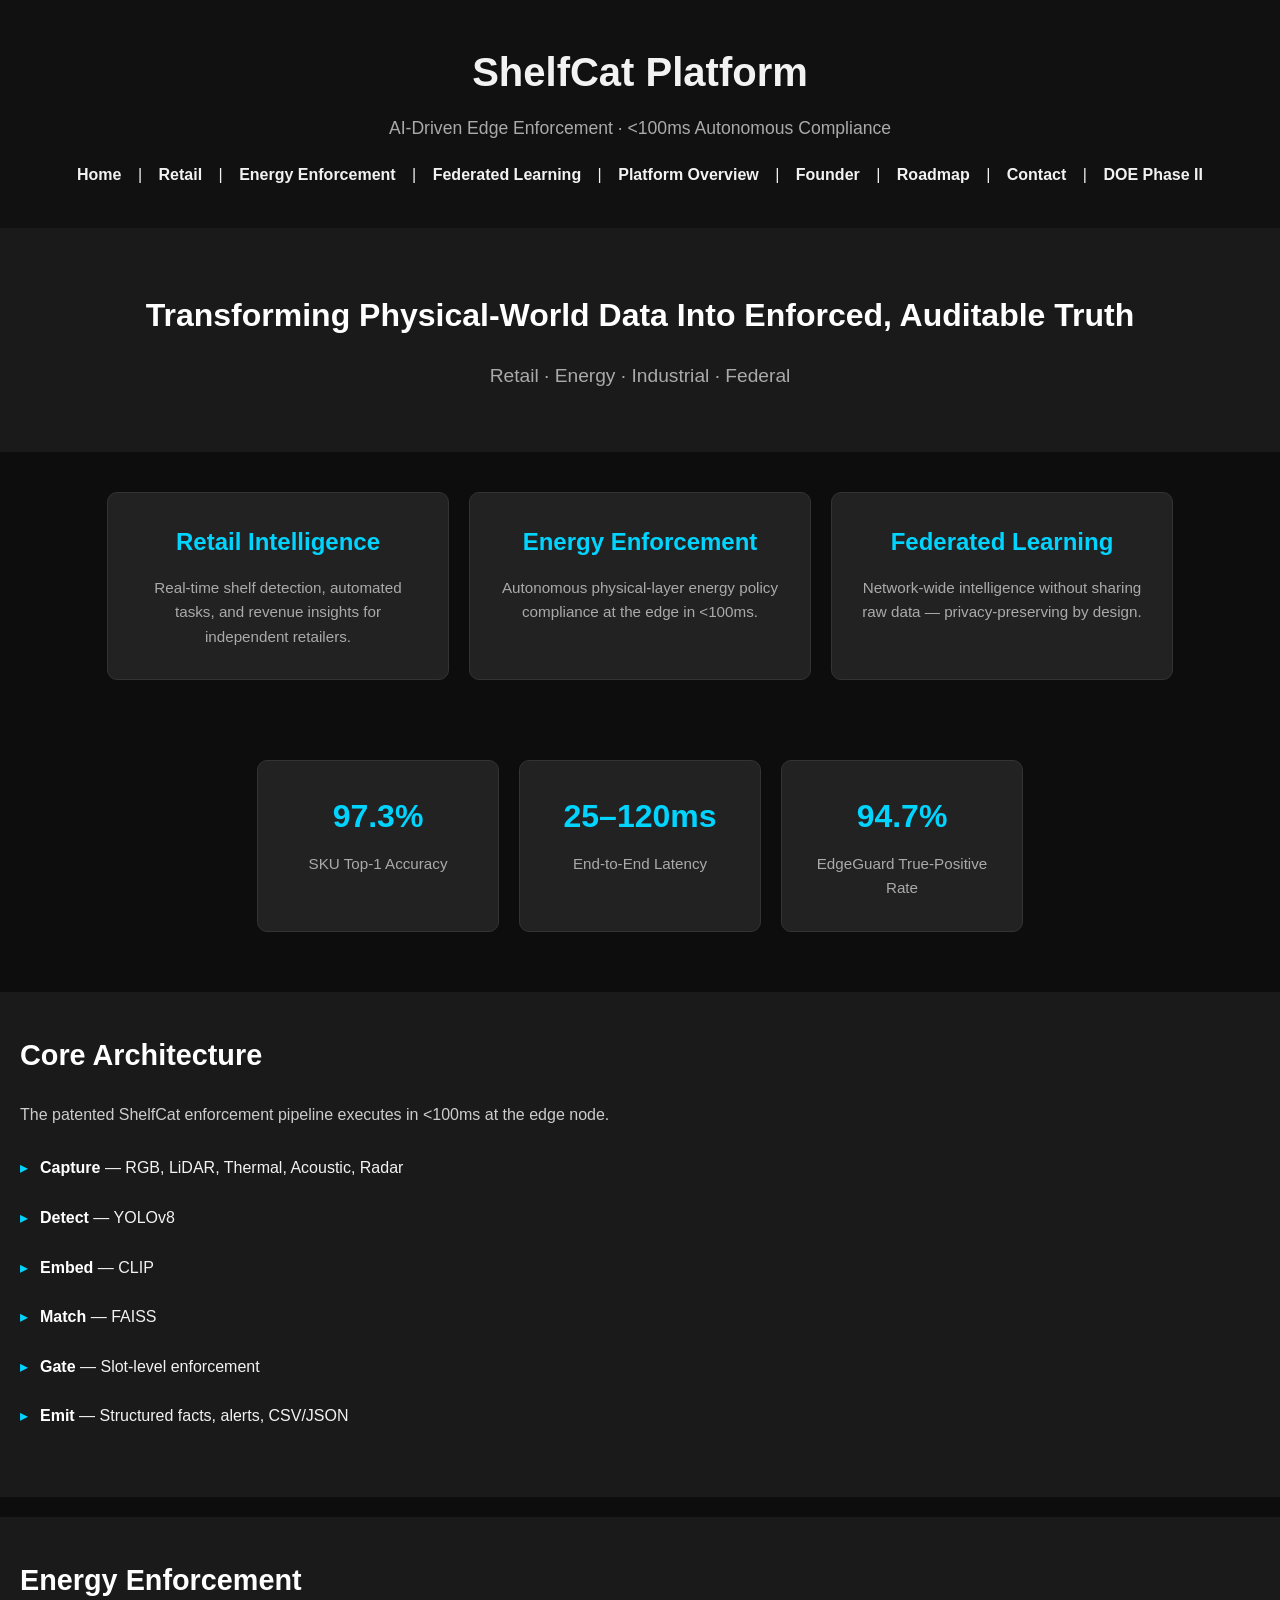
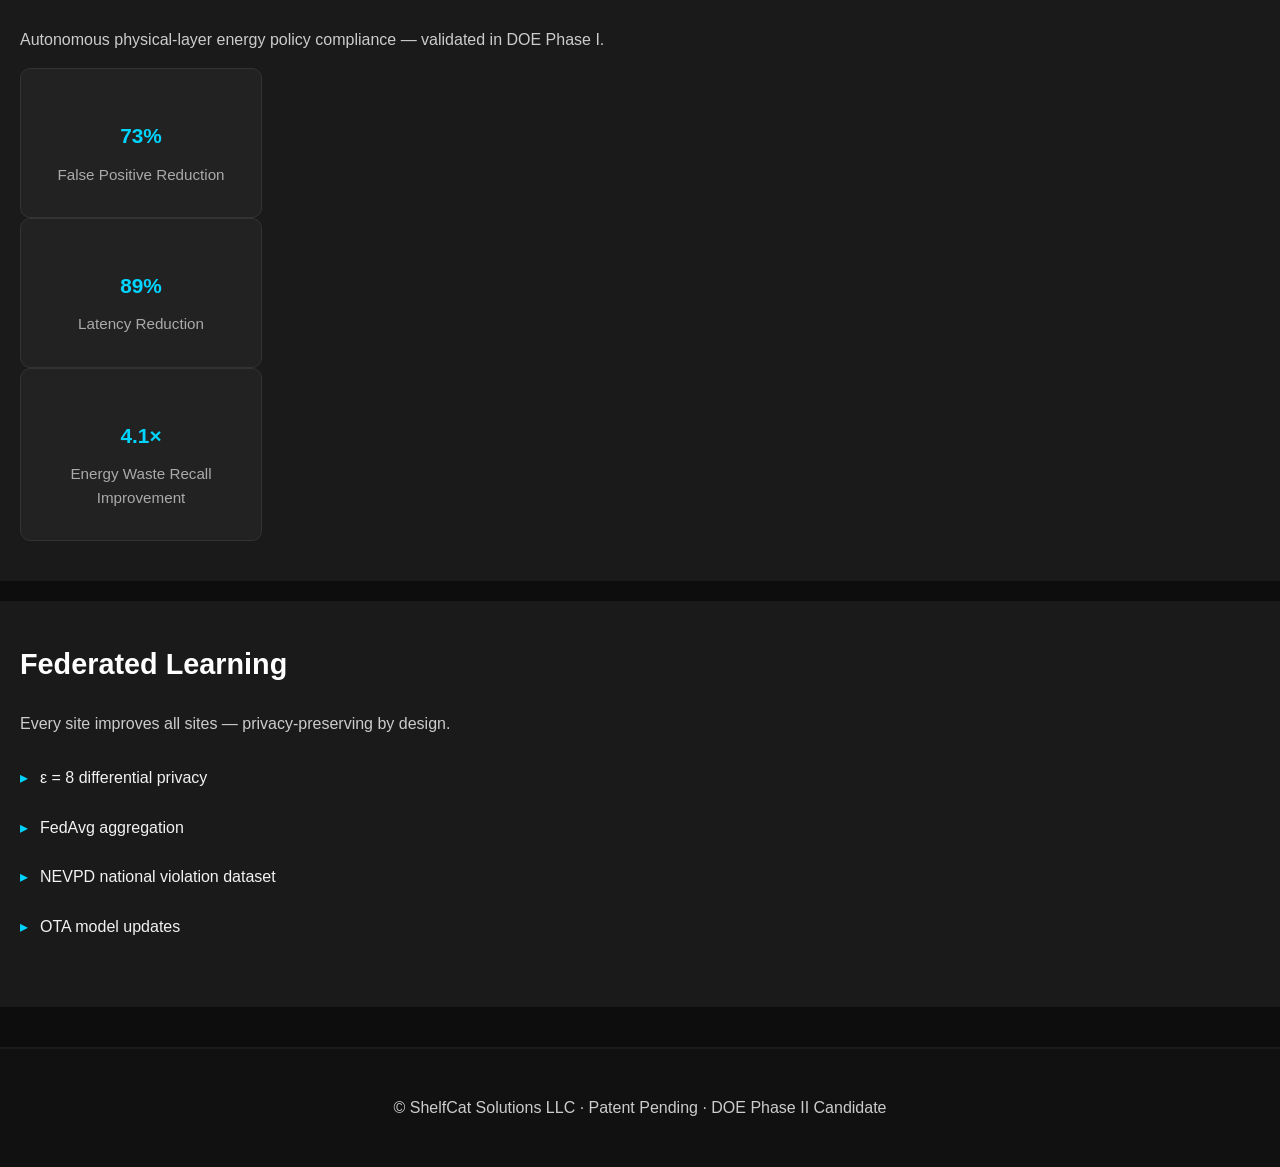
<file: index.html>
<!DOCTYPE html>
<html lang="en">
<head>
    <meta charset="UTF-8">
    <meta name="viewport" content="width=device-width, initial-scale=1.0">
    <title>ShelfCat — AI-Driven Edge Enforcement</title>
    <link rel="stylesheet" href="style.css">
</head>

<body>

<header>
    <h1>ShelfCat Platform</h1>
    <p>AI-Driven Edge Enforcement · <100ms Autonomous Compliance</p>
    
    <nav>
        <a href="index.html">Home</a> |
        <a href="retail.html">Retail</a> |
        <a href="energy.html">Energy Enforcement</a> |
        <a href="federated.html">Federated Learning</a> |
        <a href="platform.html">Platform Overview</a> |
        <a href="founder.html">Founder</a> |
        <a href="roadmap.html">Roadmap</a> |
        <a href="contact.html">Contact</a> |
        <a href="doe-phase2.html">DOE Phase II</a>
    </nav>
</header>

<section class="hero">
    <h2>Transforming Physical-World Data Into Enforced, Auditable Truth</h2>
    <p>Retail · Energy · Industrial · Federal</p>
</section>

<section class="module-grid">
    <a href="retail.html" class="module-card">
        <h3>Retail Intelligence</h3>
        <p>Real-time shelf detection, automated tasks, and revenue insights for independent retailers.</p>
    </a>
    
    <a href="energy.html" class="module-card">
        <h3>Energy Enforcement</h3>
        <p>Autonomous physical-layer energy policy compliance at the edge in <100ms.</p>
    </a>
    
    <a href="federated.html" class="module-card">
        <h3>Federated Learning</h3>
        <p>Network-wide intelligence without sharing raw data — privacy-preserving by design.</p>
    </a>
</section>

<section class="metrics">
    <div class="metric-box">
        <h3>97.3%</h3>
        <p>SKU Top‑1 Accuracy</p>
    </div>
    <div class="metric-box">
        <h3>25–120ms</h3>
        <p>End-to-End Latency</p>
    </div>
    <div class="metric-box">
        <h3>94.7%</h3>
        <p>EdgeGuard True-Positive Rate</p>
    </div>
</section>

<section class="architecture">
    <h2>Core Architecture</h2>
    <p>The patented ShelfCat enforcement pipeline executes in <100ms at the edge node.</p>

    <ul>
        <li><strong>Capture</strong> — RGB, LiDAR, Thermal, Acoustic, Radar</li>
        <li><strong>Detect</strong> — YOLOv8</li>
        <li><strong>Embed</strong> — CLIP</li>
        <li><strong>Match</strong> — FAISS</li>
        <li><strong>Gate</strong> — Slot-level enforcement</li>
        <li><strong>Emit</strong> — Structured facts, alerts, CSV/JSON</li>
    </ul>
</section>

<section class="energy">
    <h2>Energy Enforcement</h2>
    <p>Autonomous physical-layer energy policy compliance — validated in DOE Phase I.</p>

    <div class="metric-box">
        <h3>73%</h3>
        <p>False Positive Reduction</p>
    </div>
    <div class="metric-box">
        <h3>89%</h3>
        <p>Latency Reduction</p>
    </div>
    <div class="metric-box">
        <h3>4.1×</h3>
        <p>Energy Waste Recall Improvement</p>
    </div>
</section>

<section class="federated">
    <h2>Federated Learning</h2>
    <p>Every site improves all sites — privacy-preserving by design.</p>
    <ul>
        <li>ε = 8 differential privacy</li>
        <li>FedAvg aggregation</li>
        <li>NEVPD national violation dataset</li>
        <li>OTA model updates</li>
    </ul>
</section>

<section class="footer">
    <p>© ShelfCat Solutions LLC · Patent Pending · DOE Phase II Candidate</p>
</section>

<script src="script.js"></script>
</body>
</html>
</file>
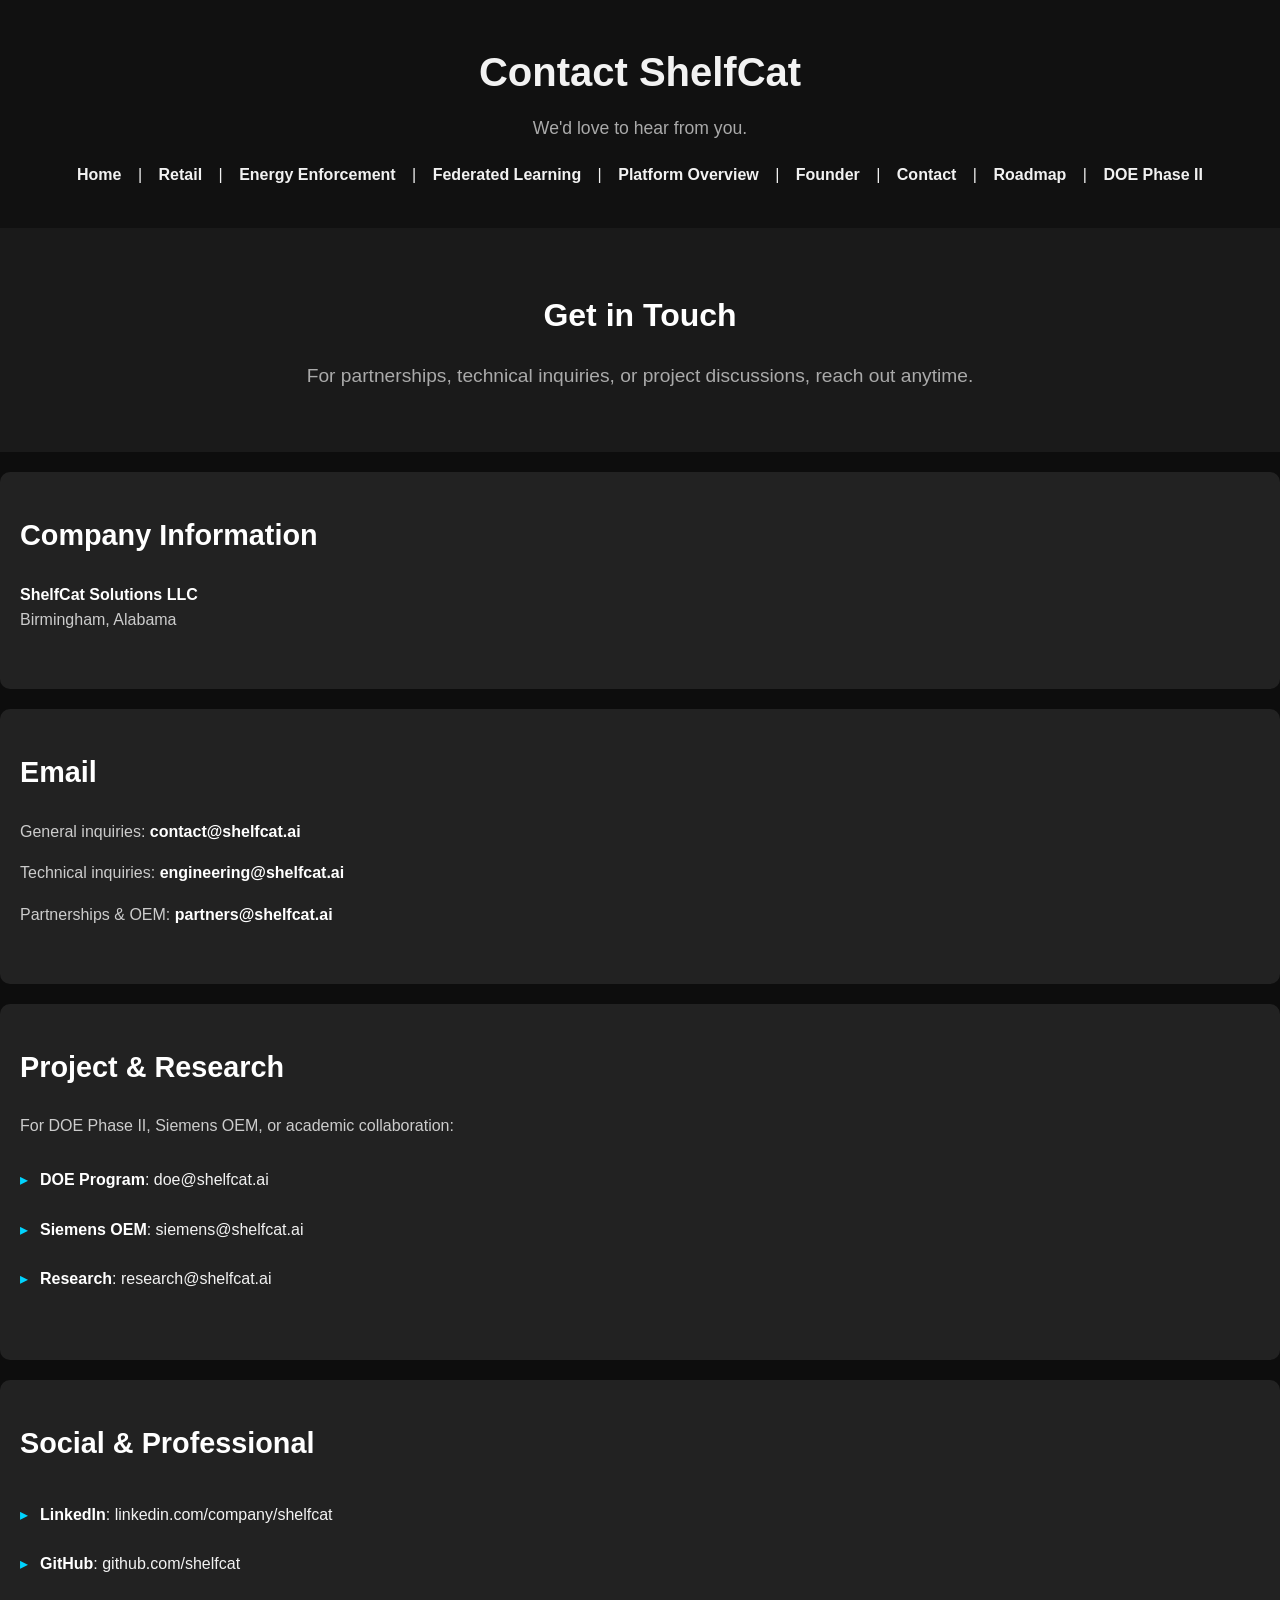
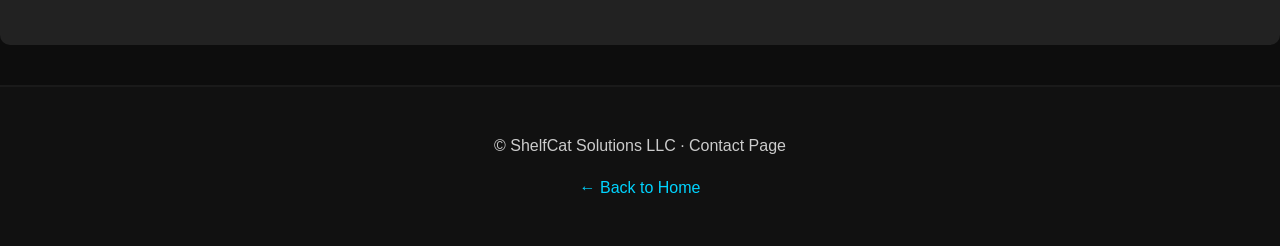
<file: contact.html>
<!DOCTYPE html>
<html lang="en">
<head>
    <meta charset="UTF-8">
    <meta name="viewport" content="width=device-width, initial-scale=1.0">
    <title>Contact — ShelfCat Solutions LLC</title>
    <link rel="stylesheet" href="style.css">
</head>

<body>

<header>
    <h1>Contact ShelfCat</h1>
    <p>We'd love to hear from you.</p>

    <nav>
        <a href="index.html">Home</a> |
        <a href="retail.html">Retail</a> |
        <a href="energy.html">Energy Enforcement</a> |
        <a href="federated.html">Federated Learning</a> |
        <a href="platform.html">Platform Overview</a> |
        <a href="founder.html">Founder</a> |
        <a href="contact.html">Contact</a> |
        <a href="roadmap.html">Roadmap</a> |
        <a href="doe-phase2.html">DOE Phase II</a>
    </nav>
</header>

<section class="hero">
    <h2>Get in Touch</h2>
    <p>For partnerships, technical inquiries, or project discussions, reach out anytime.</p>
</section>

<section class="contact-section">
    <h2>Company Information</h2>
    <p><strong>ShelfCat Solutions LLC</strong><br>
       Birmingham, Alabama</p>
</section>

<section class="contact-section">
    <h2>Email</h2>
    <p>General inquiries: <strong>contact@shelfcat.ai</strong></p>
    <p>Technical inquiries: <strong>engineering@shelfcat.ai</strong></p>
    <p>Partnerships & OEM: <strong>partners@shelfcat.ai</strong></p>
</section>

<section class="contact-section">
    <h2>Project & Research</h2>
    <p>For DOE Phase II, Siemens OEM, or academic collaboration:</p>
    <ul>
        <li><strong>DOE Program</strong>: doe@shelfcat.ai</li>
        <li><strong>Siemens OEM</strong>: siemens@shelfcat.ai</li>
        <li><strong>Research</strong>: research@shelfcat.ai</li>
    </ul>
</section>

<section class="contact-section">
    <h2>Social & Professional</h2>
    <ul>
        <li><strong>LinkedIn</strong>: linkedin.com/company/shelfcat</li>
        <li><strong>GitHub</strong>: github.com/shelfcat</li>
    </ul>
</section>

<section class="footer">
    <p>© ShelfCat Solutions LLC · Contact Page</p>
    <p><a href="index.html">← Back to Home</a></p>
</section>

<script src="script.js"></script>
</body>
</html>
</file>
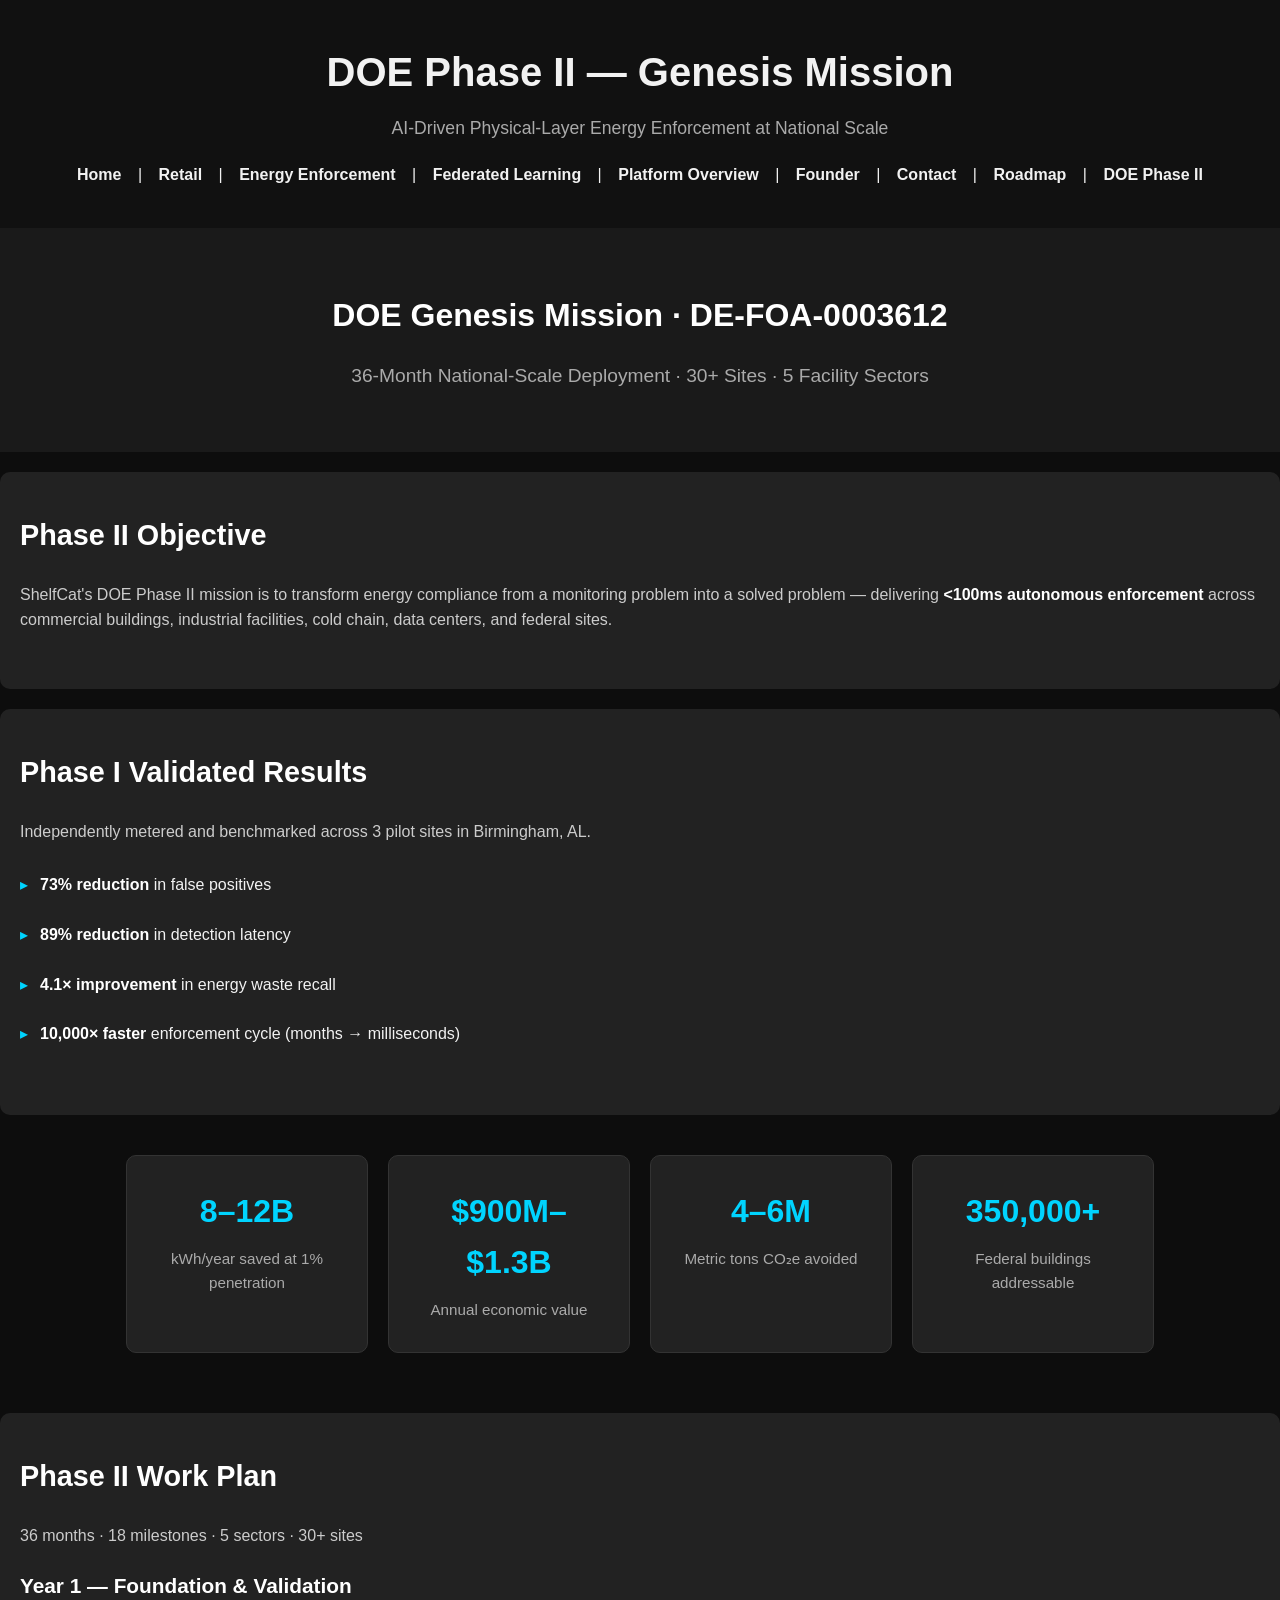
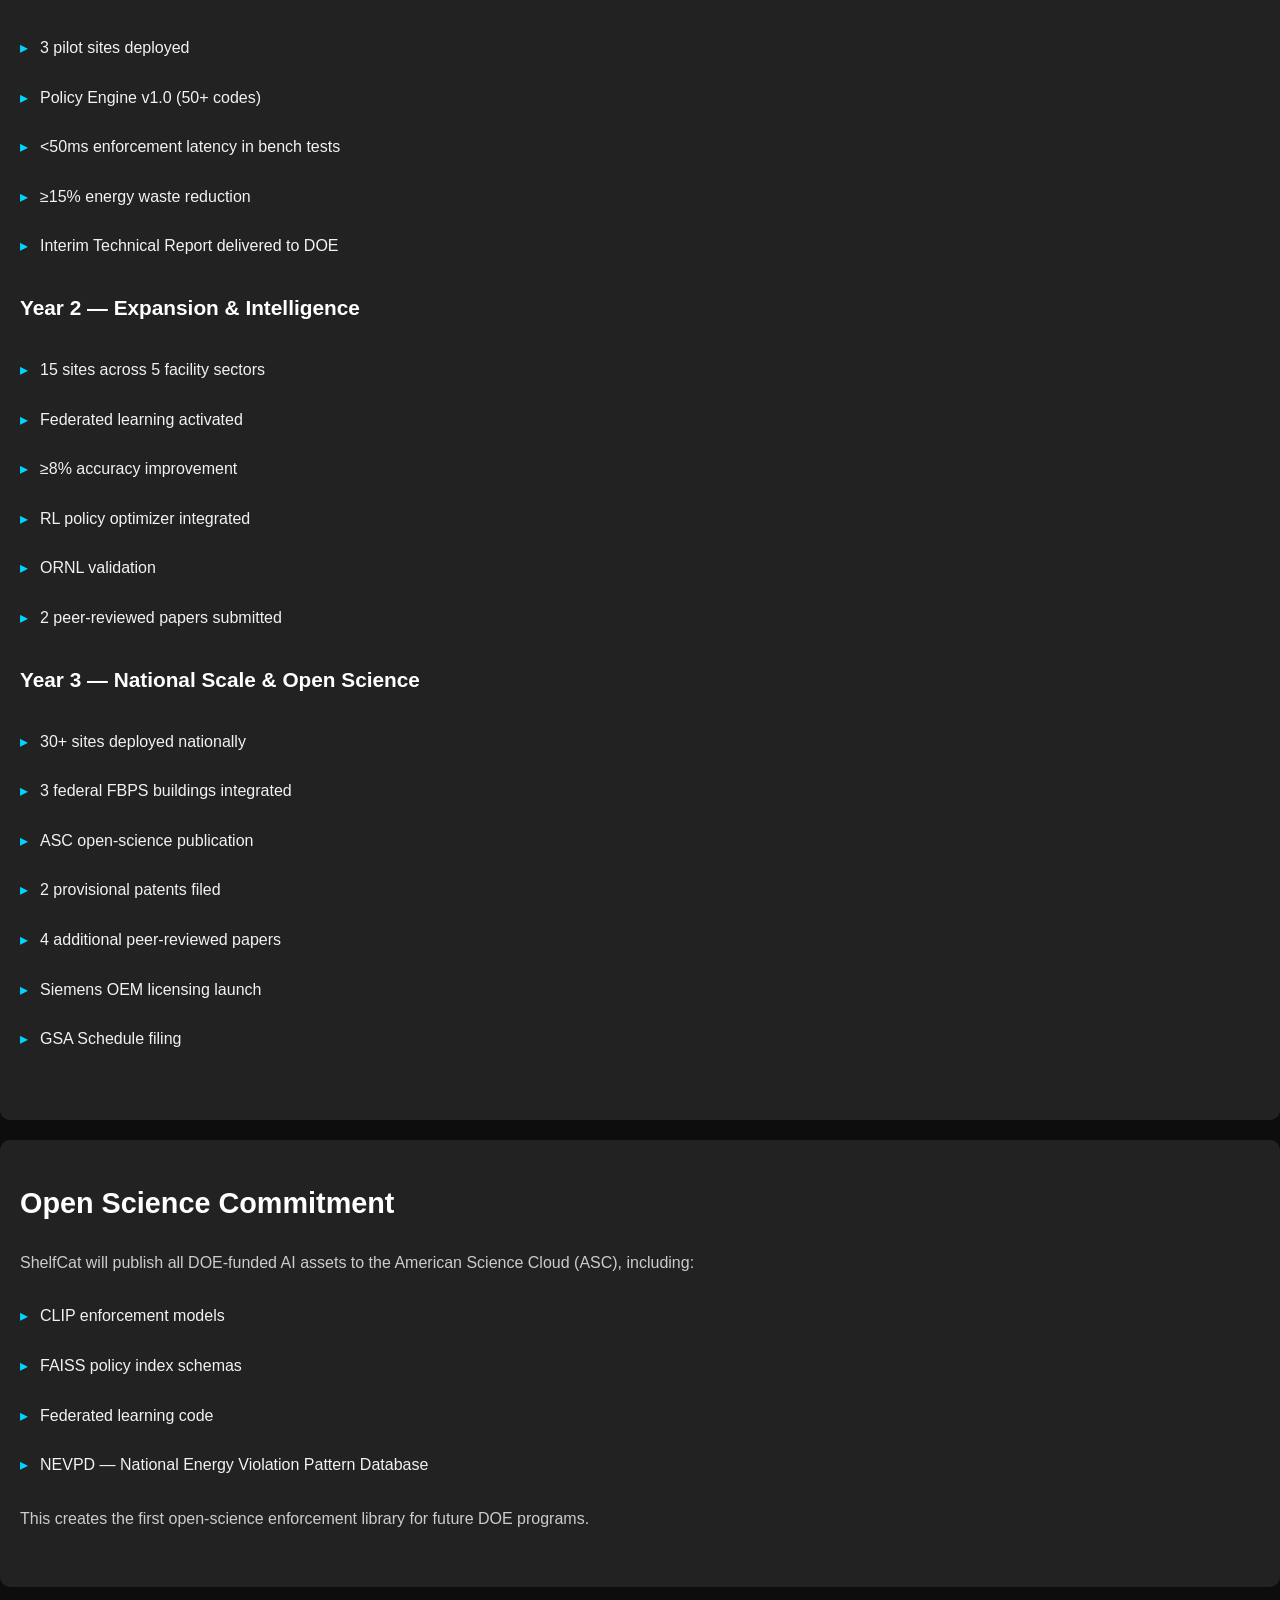
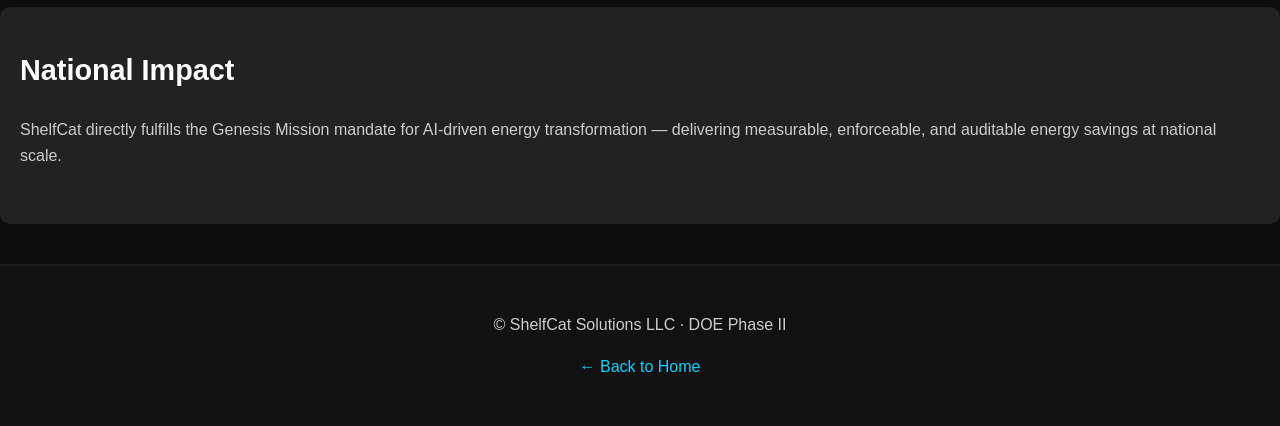
<file: doe-phase2.html>
<!DOCTYPE html>
<html lang="en">
<head>
    <meta charset="UTF-8">
    <meta name="viewport" content="width=device-width, initial-scale=1.0">
    <title>DOE Phase II — ShelfCat</title>
    <link rel="stylesheet" href="style.css">
</head>

<body>

<header>
    <h1>DOE Phase II — Genesis Mission</h1>
    <p>AI-Driven Physical-Layer Energy Enforcement at National Scale</p>

    <nav>
        <a href="index.html">Home</a> |
        <a href="retail.html">Retail</a> |
        <a href="energy.html">Energy Enforcement</a> |
        <a href="federated.html">Federated Learning</a> |
        <a href="platform.html">Platform Overview</a> |
        <a href="founder.html">Founder</a> |
        <a href="contact.html">Contact</a> |
        <a href="roadmap.html">Roadmap</a> |
        <a href="doe-phase2.html">DOE Phase II</a>
    </nav>
</header>

<section class="hero">
    <h2>DOE Genesis Mission · DE-FOA-0003612</h2>
    <p>36-Month National-Scale Deployment · 30+ Sites · 5 Facility Sectors</p>
</section>

<section class="doe-section">
    <h2>Phase II Objective</h2>
    <p>
        ShelfCat's DOE Phase II mission is to transform energy compliance from a monitoring problem into a solved problem — 
        delivering <strong>&lt;100ms autonomous enforcement</strong> across commercial buildings, industrial facilities, cold chain, 
        data centers, and federal sites.
    </p>
</section>

<section class="doe-section">
    <h2>Phase I Validated Results</h2>
    <p>Independently metered and benchmarked across 3 pilot sites in Birmingham, AL.</p>

    <ul>
        <li><strong>73% reduction</strong> in false positives</li>
        <li><strong>89% reduction</strong> in detection latency</li>
        <li><strong>4.1× improvement</strong> in energy waste recall</li>
        <li><strong>10,000× faster</strong> enforcement cycle (months → milliseconds)</li>
    </ul>
</section>

<section class="metrics">
    <div class="metric-box">
        <h3>8–12B</h3>
        <p>kWh/year saved at 1% penetration</p>
    </div>
    <div class="metric-box">
        <h3>$900M–$1.3B</h3>
        <p>Annual economic value</p>
    </div>
    <div class="metric-box">
        <h3>4–6M</h3>
        <p>Metric tons CO₂e avoided</p>
    </div>
    <div class="metric-box">
        <h3>350,000+</h3>
        <p>Federal buildings addressable</p>
    </div>
</section>

<section class="doe-section">
    <h2>Phase II Work Plan</h2>
    <p>36 months · 18 milestones · 5 sectors · 30+ sites</p>

    <h3>Year 1 — Foundation & Validation</h3>
    <ul>
        <li>3 pilot sites deployed</li>
        <li>Policy Engine v1.0 (50+ codes)</li>
        <li>&lt;50ms enforcement latency in bench tests</li>
        <li>≥15% energy waste reduction</li>
        <li>Interim Technical Report delivered to DOE</li>
    </ul>

    <h3>Year 2 — Expansion & Intelligence</h3>
    <ul>
        <li>15 sites across 5 facility sectors</li>
        <li>Federated learning activated</li>
        <li>≥8% accuracy improvement</li>
        <li>RL policy optimizer integrated</li>
        <li>ORNL validation</li>
        <li>2 peer-reviewed papers submitted</li>
    </ul>

    <h3>Year 3 — National Scale & Open Science</h3>
    <ul>
        <li>30+ sites deployed nationally</li>
        <li>3 federal FBPS buildings integrated</li>
        <li>ASC open-science publication</li>
        <li>2 provisional patents filed</li>
        <li>4 additional peer-reviewed papers</li>
        <li>Siemens OEM licensing launch</li>
        <li>GSA Schedule filing</li>
    </ul>
</section>

<section class="doe-section">
    <h2>Open Science Commitment</h2>
    <p>
        ShelfCat will publish all DOE-funded AI assets to the American Science Cloud (ASC), including:
    </p>

    <ul>
        <li>CLIP enforcement models</li>
        <li>FAISS policy index schemas</li>
        <li>Federated learning code</li>
        <li>NEVPD — National Energy Violation Pattern Database</li>
    </ul>

    <p>
        This creates the first open-science enforcement library for future DOE programs.
    </p>
</section>

<section class="doe-section">
    <h2>National Impact</h2>
    <p>
        ShelfCat directly fulfills the Genesis Mission mandate for AI-driven energy transformation — 
        delivering measurable, enforceable, and auditable energy savings at national scale.
    </p>
</section>

<section class="footer">
    <p>© ShelfCat Solutions LLC · DOE Phase II</p>
    <p><a href="index.html">← Back to Home</a></p>
</section>

<script src="script.js"></script>
</body>
</html>
</file>
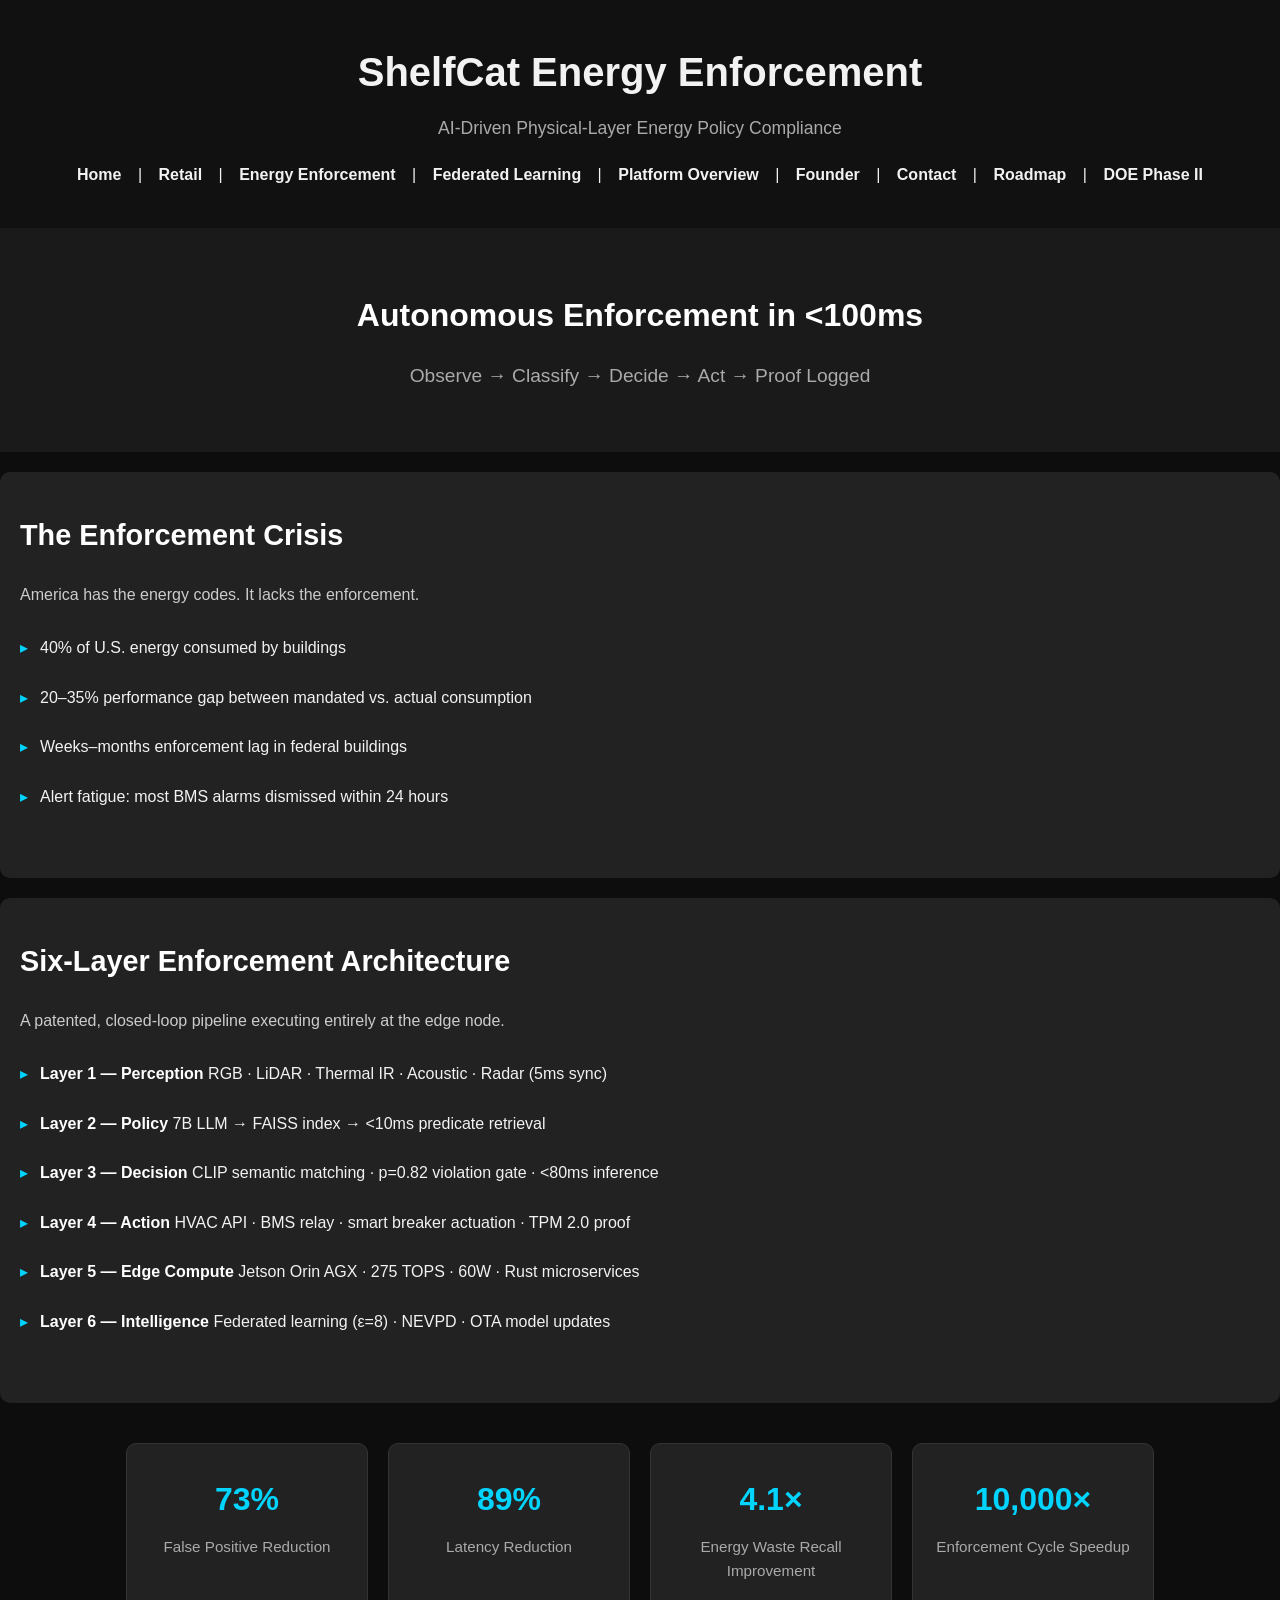
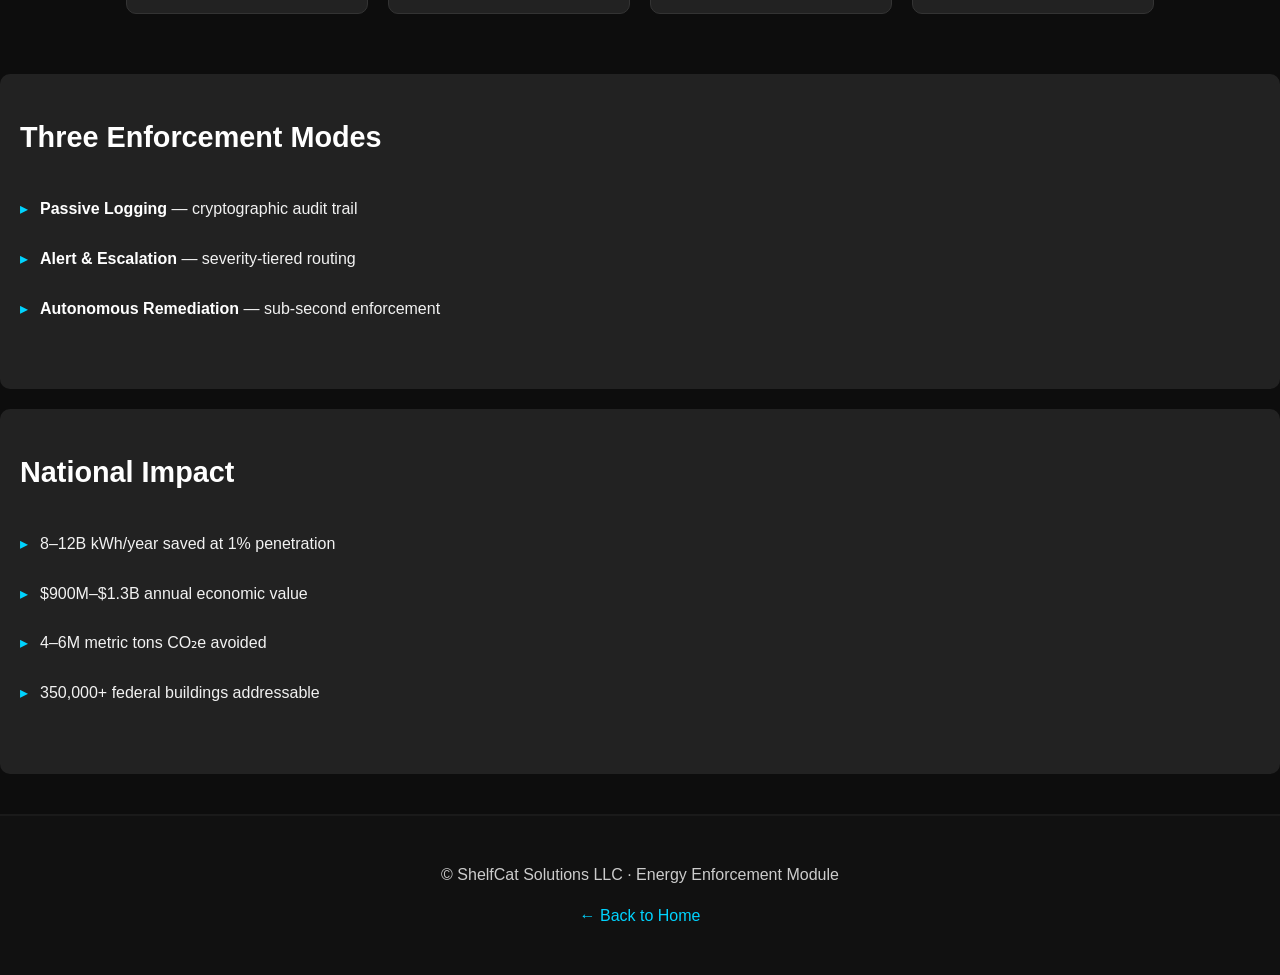
<file: energy.html>
<!DOCTYPE html>
<html lang="en">
<head>
    <meta charset="UTF-8">
    <meta name="viewport" content="width=device-width, initial-scale=1.0">
    <title>ShelfCat Energy Enforcement</title>
    <link rel="stylesheet" href="style.css">
</head>

<body>

<header>
    <h1>ShelfCat Energy Enforcement</h1>
    <p>AI-Driven Physical-Layer Energy Policy Compliance</p>

    <nav>
        <a href="index.html">Home</a> |
        <a href="retail.html">Retail</a> |
        <a href="energy.html">Energy Enforcement</a> |
        <a href="federated.html">Federated Learning</a> |
        <a href="platform.html">Platform Overview</a> |
        <a href="founder.html">Founder</a> |
        <a href="contact.html">Contact</a> |
        <a href="roadmap.html">Roadmap</a> |
        <a href="doe-phase2.html">DOE Phase II</a>
    </nav>
</header>

<section class="hero">
    <h2>Autonomous Enforcement in <100ms</h2>
    <p>Observe → Classify → Decide → Act → Proof Logged</p>
</section>

<section class="energy-section">
    <h2>The Enforcement Crisis</h2>
    <p>America has the energy codes. It lacks the enforcement.</p>

    <ul>
        <li>40% of U.S. energy consumed by buildings</li>
        <li>20–35% performance gap between mandated vs. actual consumption</li>
        <li>Weeks–months enforcement lag in federal buildings</li>
        <li>Alert fatigue: most BMS alarms dismissed within 24 hours</li>
    </ul>
</section>

<section class="energy-section">
    <h2>Six-Layer Enforcement Architecture</h2>
    <p>A patented, closed-loop pipeline executing entirely at the edge node.</p>

    <ul>
        <li><strong>Layer 1 — Perception</strong>  
            RGB · LiDAR · Thermal IR · Acoustic · Radar (5ms sync)
        </li>

        <li><strong>Layer 2 — Policy</strong>  
            7B LLM → FAISS index → <10ms predicate retrieval
        </li>

        <li><strong>Layer 3 — Decision</strong>  
            CLIP semantic matching · p=0.82 violation gate · <80ms inference
        </li>

        <li><strong>Layer 4 — Action</strong>  
            HVAC API · BMS relay · smart breaker actuation · TPM 2.0 proof
        </li>

        <li><strong>Layer 5 — Edge Compute</strong>  
            Jetson Orin AGX · 275 TOPS · 60W · Rust microservices
        </li>

        <li><strong>Layer 6 — Intelligence</strong>  
            Federated learning (ε=8) · NEVPD · OTA model updates
        </li>
    </ul>
</section>

<section class="metrics">
    <div class="metric-box">
        <h3>73%</h3>
        <p>False Positive Reduction</p>
    </div>
    <div class="metric-box">
        <h3>89%</h3>
        <p>Latency Reduction</p>
    </div>
    <div class="metric-box">
        <h3>4.1×</h3>
        <p>Energy Waste Recall Improvement</p>
    </div>
    <div class="metric-box">
        <h3>10,000×</h3>
        <p>Enforcement Cycle Speedup</p>
    </div>
</section>

<section class="energy-section">
    <h2>Three Enforcement Modes</h2>
    <ul>
        <li><strong>Passive Logging</strong> — cryptographic audit trail</li>
        <li><strong>Alert & Escalation</strong> — severity-tiered routing</li>
        <li><strong>Autonomous Remediation</strong> — sub-second enforcement</li>
    </ul>
</section>

<section class="energy-section">
    <h2>National Impact</h2>
    <ul>
        <li>8–12B kWh/year saved at 1% penetration</li>
        <li>$900M–$1.3B annual economic value</li>
        <li>4–6M metric tons CO₂e avoided</li>
        <li>350,000+ federal buildings addressable</li>
    </ul>
</section>

<section class="footer">
    <p>© ShelfCat Solutions LLC · Energy Enforcement Module</p>
    <p><a href="index.html">← Back to Home</a></p>
</section>

<script src="script.js"></script>
</body>
</html>
</file>
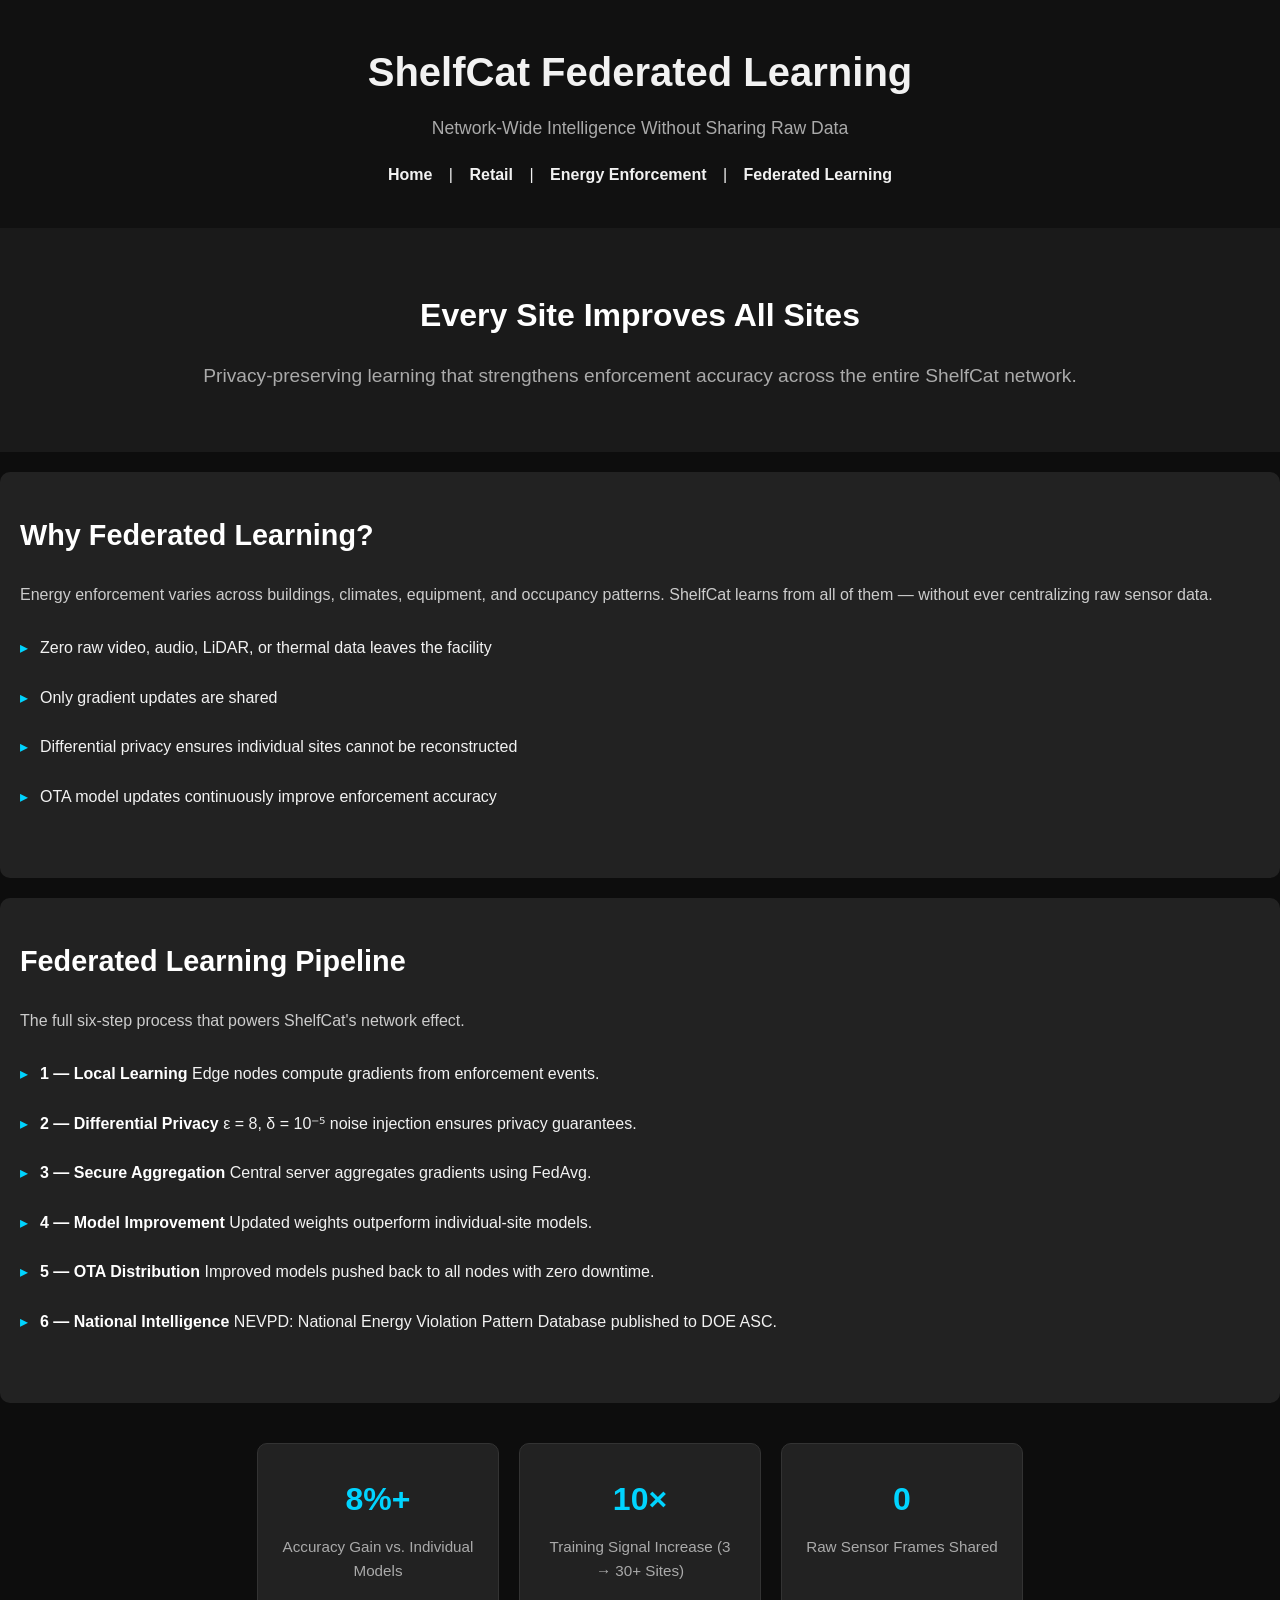
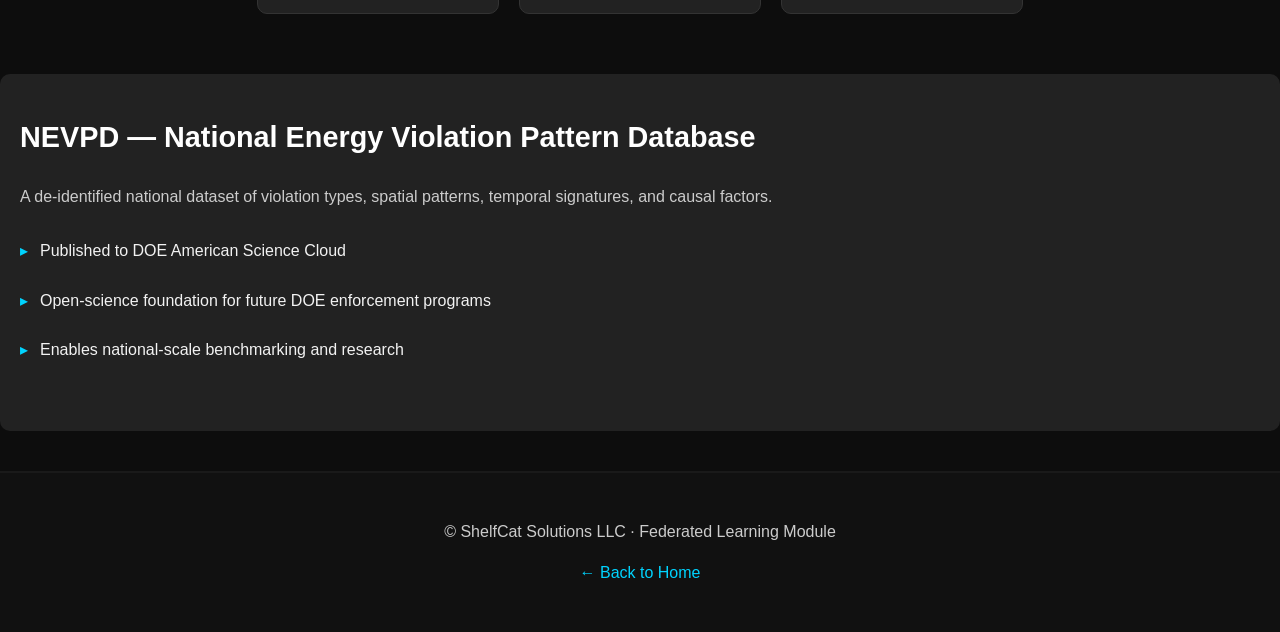
<file: federated.html>
<!DOCTYPE html>
<html lang="en">
<head>
    <meta charset="UTF-8">
    <meta name="viewport" content="width=device-width, initial-scale=1.0">
    <title>ShelfCat Federated Learning</title>
    <link rel="stylesheet" href="style.css">
</head>

<body>

<header>
    <h1>ShelfCat Federated Learning</h1>
    <p>Network-Wide Intelligence Without Sharing Raw Data</p>

    <nav>
        <a href="index.html">Home</a> |
        <a href="retail.html">Retail</a> |
        <a href="energy.html">Energy Enforcement</a> |
        <a href="federated.html">Federated Learning</a>
    </nav>
</header>

<section class="hero">
    <h2>Every Site Improves All Sites</h2>
    <p>Privacy-preserving learning that strengthens enforcement accuracy across the entire ShelfCat network.</p>
</section>

<section class="fed-section">
    <h2>Why Federated Learning?</h2>
    <p>Energy enforcement varies across buildings, climates, equipment, and occupancy patterns.  
       ShelfCat learns from all of them — without ever centralizing raw sensor data.</p>

    <ul>
        <li>Zero raw video, audio, LiDAR, or thermal data leaves the facility</li>
        <li>Only gradient updates are shared</li>
        <li>Differential privacy ensures individual sites cannot be reconstructed</li>
        <li>OTA model updates continuously improve enforcement accuracy</li>
    </ul>
</section>

<section class="fed-section">
    <h2>Federated Learning Pipeline</h2>
    <p>The full six-step process that powers ShelfCat's network effect.</p>

    <ul>
        <li><strong>1 — Local Learning</strong>  
            Edge nodes compute gradients from enforcement events.
        </li>

        <li><strong>2 — Differential Privacy</strong>  
            ε = 8, δ = 10⁻⁵ noise injection ensures privacy guarantees.
        </li>

        <li><strong>3 — Secure Aggregation</strong>  
            Central server aggregates gradients using FedAvg.
        </li>

        <li><strong>4 — Model Improvement</strong>  
            Updated weights outperform individual-site models.
        </li>

        <li><strong>5 — OTA Distribution</strong>  
            Improved models pushed back to all nodes with zero downtime.
        </li>

        <li><strong>6 — National Intelligence</strong>  
            NEVPD: National Energy Violation Pattern Database published to DOE ASC.
        </li>
    </ul>
</section>

<section class="metrics">
    <div class="metric-box">
        <h3>8%+</h3>
        <p>Accuracy Gain vs. Individual Models</p>
    </div>
    <div class="metric-box">
        <h3>10×</h3>
        <p>Training Signal Increase (3 → 30+ Sites)</p>
    </div>
    <div class="metric-box">
        <h3>0</h3>
        <p>Raw Sensor Frames Shared</p>
    </div>
</section>

<section class="fed-section">
    <h2>NEVPD — National Energy Violation Pattern Database</h2>
    <p>A de-identified national dataset of violation types, spatial patterns, temporal signatures, and causal factors.</p>

    <ul>
        <li>Published to DOE American Science Cloud</li>
        <li>Open-science foundation for future DOE enforcement programs</li>
        <li>Enables national-scale benchmarking and research</li>
    </ul>
</section>

<section class="footer">
    <p>© ShelfCat Solutions LLC · Federated Learning Module</p>
    <p><a href="index.html">← Back to Home</a></p>
</section>

<script src="script.js"></script>
</body>
</html>
</file>
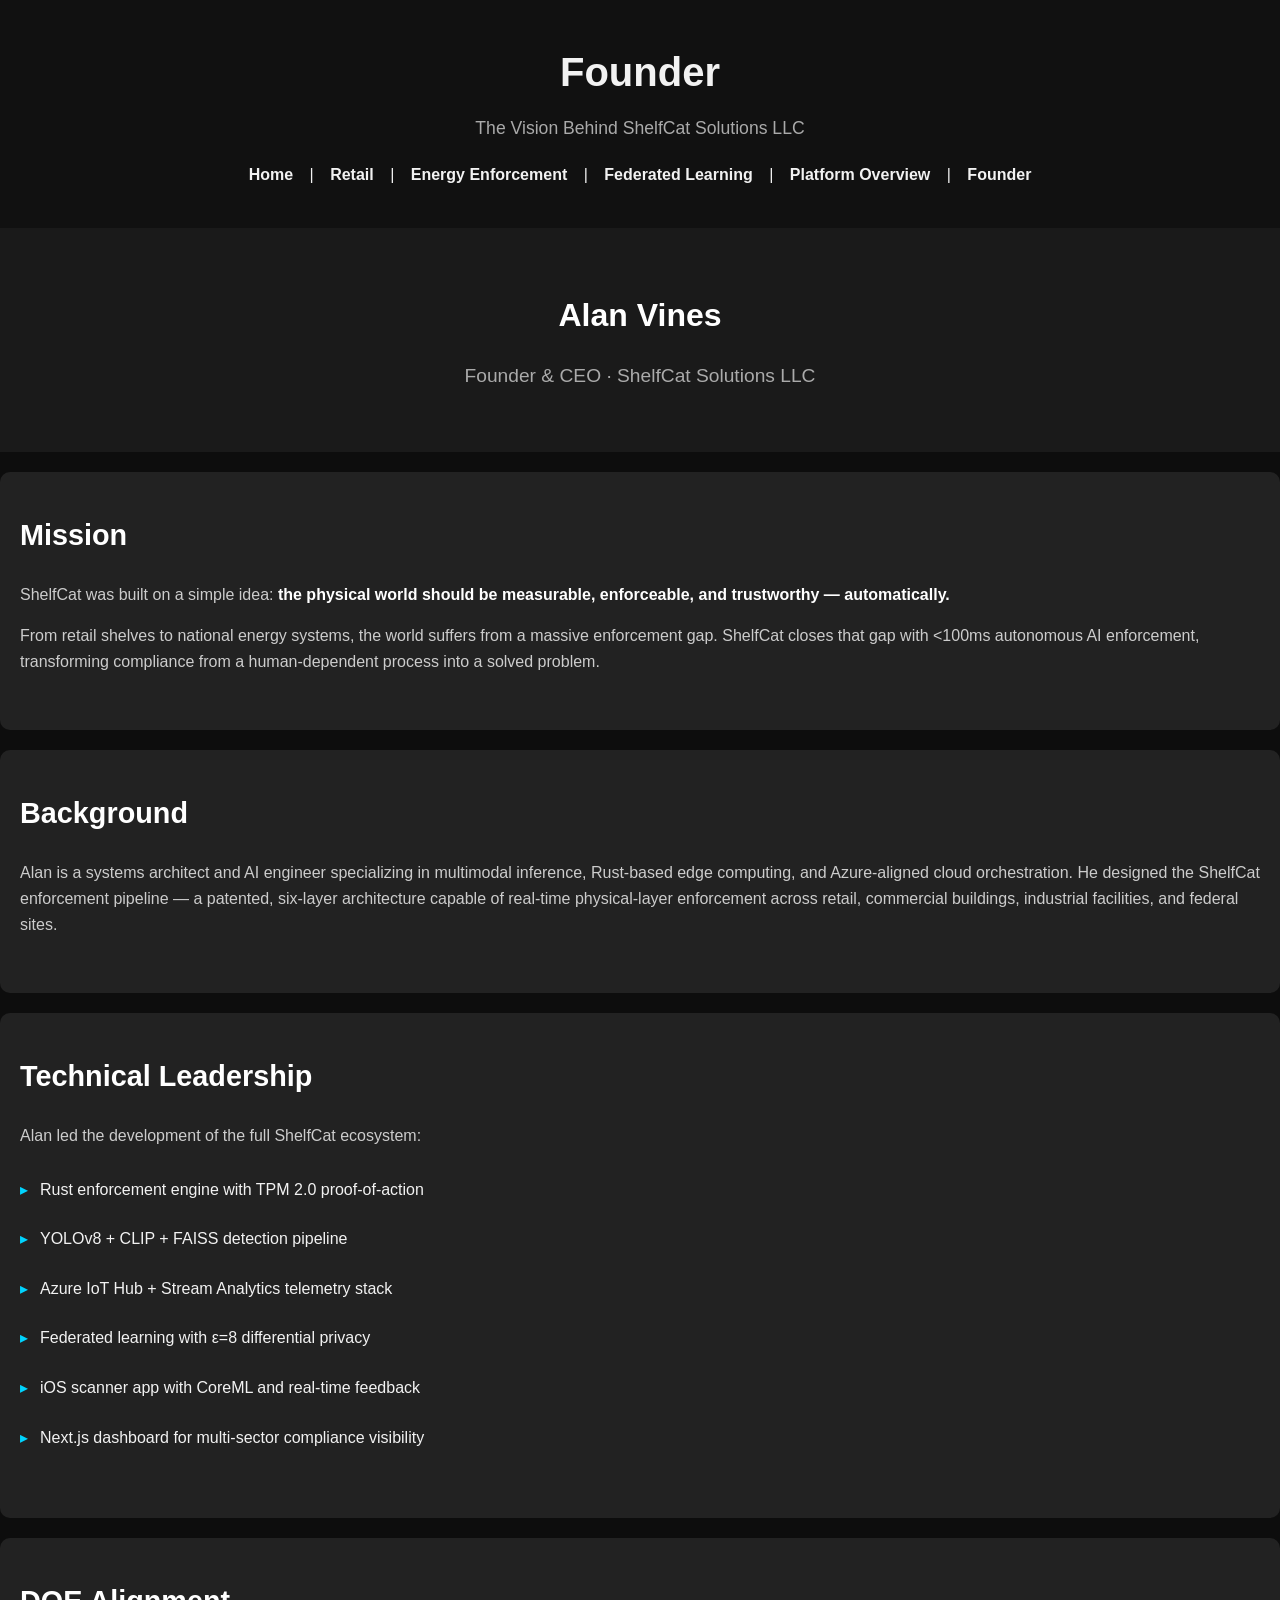
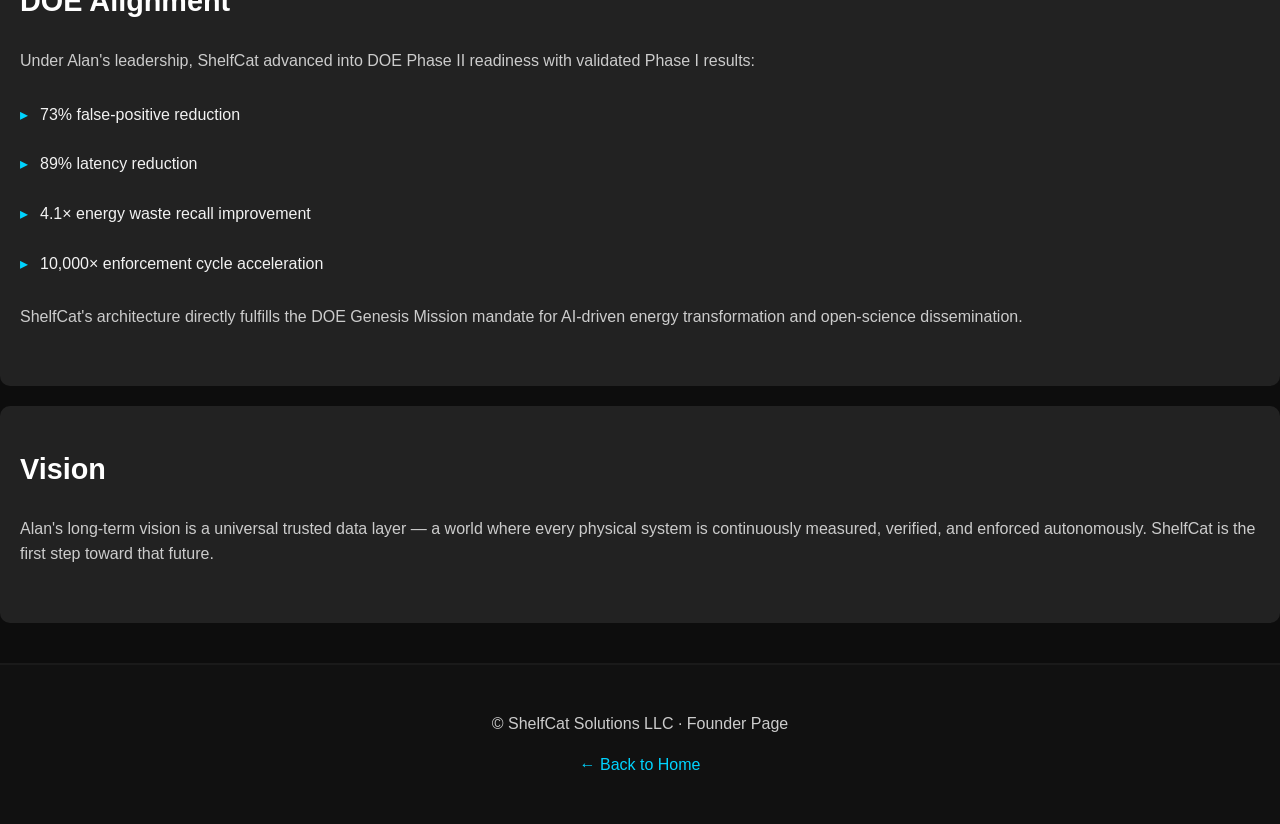
<file: founder.html>
<!DOCTYPE html>
<html lang="en">
<head>
    <meta charset="UTF-8">
    <meta name="viewport" content="width=device-width, initial-scale=1.0">
    <title>Founder — ShelfCat Solutions LLC</title>
    <link rel="stylesheet" href="style.css">
</head>

<body>

<header>
    <h1>Founder</h1>
    <p>The Vision Behind ShelfCat Solutions LLC</p>

    <nav>
        <a href="index.html">Home</a> |
        <a href="retail.html">Retail</a> |
        <a href="energy.html">Energy Enforcement</a> |
        <a href="federated.html">Federated Learning</a> |
        <a href="platform.html">Platform Overview</a> |
        <a href="founder.html">Founder</a>
    </nav>
</header>

<section class="hero">
    <h2>Alan Vines</h2>
    <p>Founder & CEO · ShelfCat Solutions LLC</p>
</section>

<section class="founder-section">
    <h2>Mission</h2>
    <p>
        ShelfCat was built on a simple idea:  
        <strong>the physical world should be measurable, enforceable, and trustworthy — automatically.</strong>
    </p>
    <p>
        From retail shelves to national energy systems, the world suffers from a massive enforcement gap.  
        ShelfCat closes that gap with <100ms autonomous AI enforcement, transforming compliance from a human-dependent process into a solved problem.
    </p>
</section>

<section class="founder-section">
    <h2>Background</h2>
    <p>
        Alan is a systems architect and AI engineer specializing in multimodal inference, Rust-based edge computing, and Azure-aligned cloud orchestration.  
        He designed the ShelfCat enforcement pipeline — a patented, six-layer architecture capable of real-time physical-layer enforcement across retail, commercial buildings, industrial facilities, and federal sites.
    </p>
</section>

<section class="founder-section">
    <h2>Technical Leadership</h2>
    <p>Alan led the development of the full ShelfCat ecosystem:</p>

    <ul>
        <li>Rust enforcement engine with TPM 2.0 proof-of-action</li>
        <li>YOLOv8 + CLIP + FAISS detection pipeline</li>
        <li>Azure IoT Hub + Stream Analytics telemetry stack</li>
        <li>Federated learning with ε=8 differential privacy</li>
        <li>iOS scanner app with CoreML and real-time feedback</li>
        <li>Next.js dashboard for multi-sector compliance visibility</li>
    </ul>
</section>

<section class="founder-section">
    <h2>DOE Alignment</h2>
    <p>
        Under Alan's leadership, ShelfCat advanced into DOE Phase II readiness with validated Phase I results:
    </p>

    <ul>
        <li>73% false-positive reduction</li>
        <li>89% latency reduction</li>
        <li>4.1× energy waste recall improvement</li>
        <li>10,000× enforcement cycle acceleration</li>
    </ul>

    <p>
        ShelfCat's architecture directly fulfills the DOE Genesis Mission mandate for AI-driven energy transformation and open-science dissemination.
    </p>
</section>

<section class="founder-section">
    <h2>Vision</h2>
    <p>
        Alan's long-term vision is a universal trusted data layer — a world where every physical system is continuously measured, verified, and enforced autonomously.  
        ShelfCat is the first step toward that future.
    </p>
</section>

<section class="footer">
    <p>© ShelfCat Solutions LLC · Founder Page</p>
    <p><a href="index.html">← Back to Home</a></p>
</section>

<script src="script.js"></script>
</body>
</html>
</file>
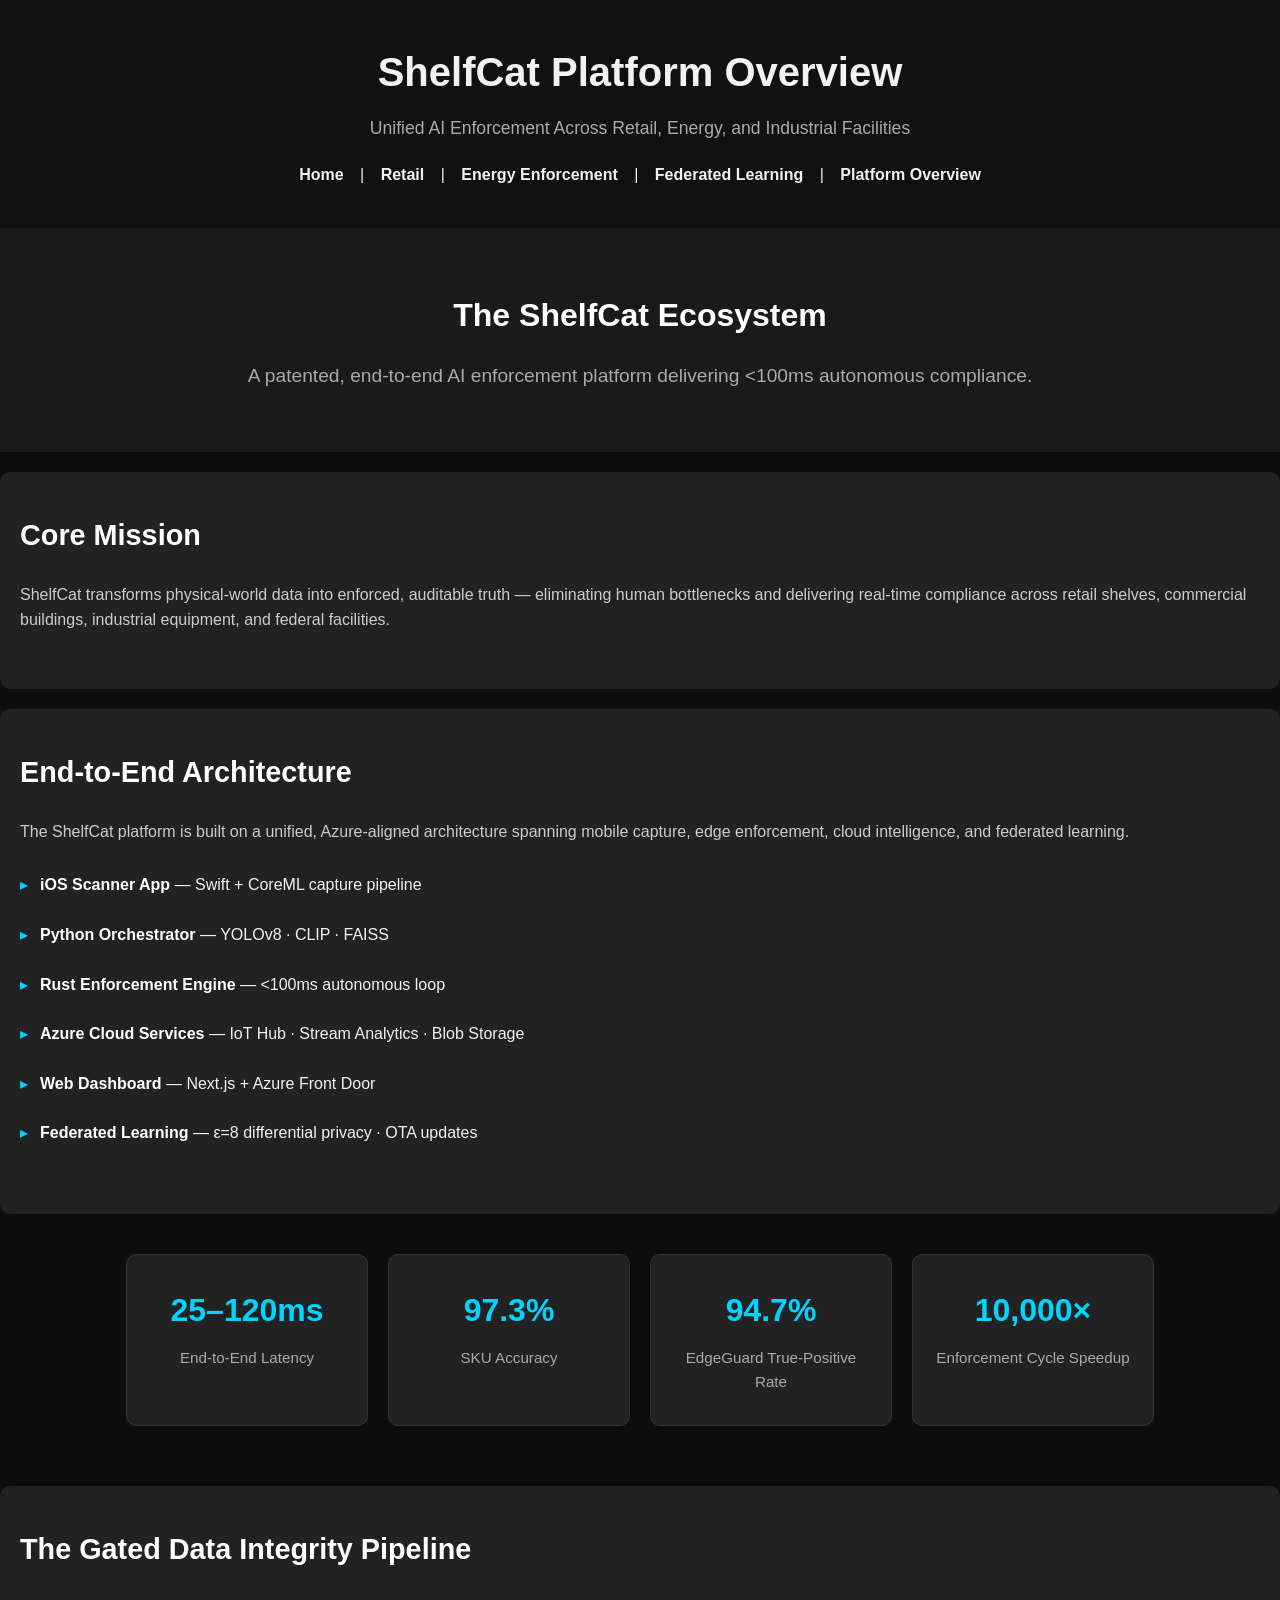
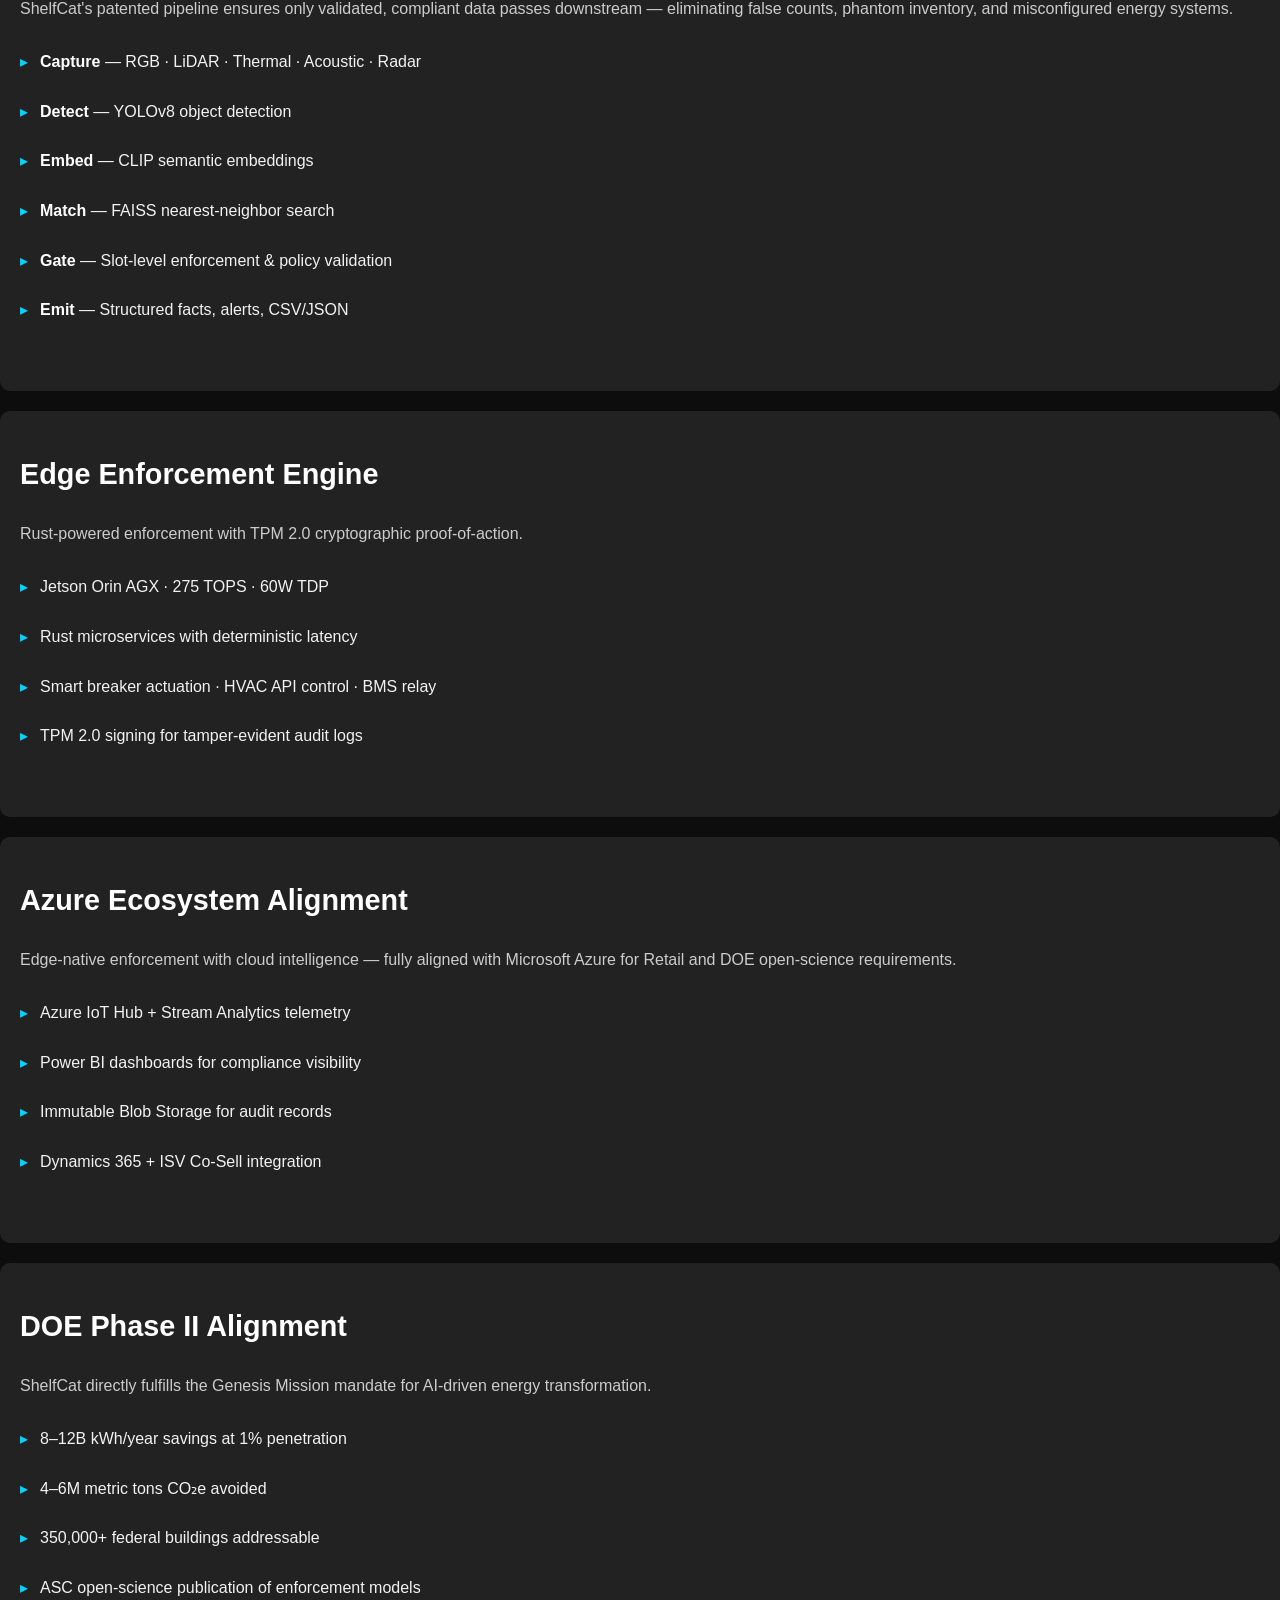
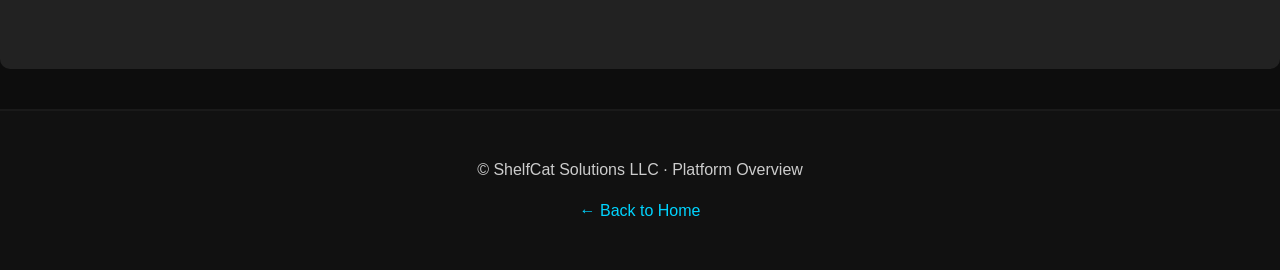
<file: platform.html>
<!DOCTYPE html>
<html lang="en">
<head>
    <meta charset="UTF-8">
    <meta name="viewport" content="width=device-width, initial-scale=1.0">
    <title>ShelfCat Platform Overview</title>
    <link rel="stylesheet" href="style.css">
</head>

<body>

<header>
    <h1>ShelfCat Platform Overview</h1>
    <p>Unified AI Enforcement Across Retail, Energy, and Industrial Facilities</p>

    <nav>
        <a href="index.html">Home</a> |
        <a href="retail.html">Retail</a> |
        <a href="energy.html">Energy Enforcement</a> |
        <a href="federated.html">Federated Learning</a> |
        <a href="platform.html">Platform Overview</a>
    </nav>
</header>

<section class="hero">
    <h2>The ShelfCat Ecosystem</h2>
    <p>A patented, end-to-end AI enforcement platform delivering <100ms autonomous compliance.</p>
</section>

<section class="platform-section">
    <h2>Core Mission</h2>
    <p>ShelfCat transforms physical-world data into enforced, auditable truth — eliminating human bottlenecks and delivering real-time compliance across retail shelves, commercial buildings, industrial equipment, and federal facilities.</p>
</section>

<section class="platform-section">
    <h2>End-to-End Architecture</h2>
    <p>The ShelfCat platform is built on a unified, Azure-aligned architecture spanning mobile capture, edge enforcement, cloud intelligence, and federated learning.</p>

    <ul>
        <li><strong>iOS Scanner App</strong> — Swift + CoreML capture pipeline</li>
        <li><strong>Python Orchestrator</strong> — YOLOv8 · CLIP · FAISS</li>
        <li><strong>Rust Enforcement Engine</strong> — <100ms autonomous loop</li>
        <li><strong>Azure Cloud Services</strong> — IoT Hub · Stream Analytics · Blob Storage</li>
        <li><strong>Web Dashboard</strong> — Next.js + Azure Front Door</li>
        <li><strong>Federated Learning</strong> — ε=8 differential privacy · OTA updates</li>
    </ul>
</section>

<section class="metrics">
    <div class="metric-box">
        <h3>25–120ms</h3>
        <p>End-to-End Latency</p>
    </div>
    <div class="metric-box">
        <h3>97.3%</h3>
        <p>SKU Accuracy</p>
    </div>
    <div class="metric-box">
        <h3>94.7%</h3>
        <p>EdgeGuard True-Positive Rate</p>
    </div>
    <div class="metric-box">
        <h3>10,000×</h3>
        <p>Enforcement Cycle Speedup</p>
    </div>
</section>

<section class="platform-section">
    <h2>The Gated Data Integrity Pipeline</h2>
    <p>ShelfCat's patented pipeline ensures only validated, compliant data passes downstream — eliminating false counts, phantom inventory, and misconfigured energy systems.</p>

    <ul>
        <li><strong>Capture</strong> — RGB · LiDAR · Thermal · Acoustic · Radar</li>
        <li><strong>Detect</strong> — YOLOv8 object detection</li>
        <li><strong>Embed</strong> — CLIP semantic embeddings</li>
        <li><strong>Match</strong> — FAISS nearest-neighbor search</li>
        <li><strong>Gate</strong> — Slot-level enforcement & policy validation</li>
        <li><strong>Emit</strong> — Structured facts, alerts, CSV/JSON</li>
    </ul>
</section>

<section class="platform-section">
    <h2>Edge Enforcement Engine</h2>
    <p>Rust-powered enforcement with TPM 2.0 cryptographic proof-of-action.</p>

    <ul>
        <li>Jetson Orin AGX · 275 TOPS · 60W TDP</li>
        <li>Rust microservices with deterministic latency</li>
        <li>Smart breaker actuation · HVAC API control · BMS relay</li>
        <li>TPM 2.0 signing for tamper-evident audit logs</li>
    </ul>
</section>

<section class="platform-section">
    <h2>Azure Ecosystem Alignment</h2>
    <p>Edge-native enforcement with cloud intelligence — fully aligned with Microsoft Azure for Retail and DOE open-science requirements.</p>

    <ul>
        <li>Azure IoT Hub + Stream Analytics telemetry</li>
        <li>Power BI dashboards for compliance visibility</li>
        <li>Immutable Blob Storage for audit records</li>
        <li>Dynamics 365 + ISV Co-Sell integration</li>
    </ul>
</section>

<section class="platform-section">
    <h2>DOE Phase II Alignment</h2>
    <p>ShelfCat directly fulfills the Genesis Mission mandate for AI-driven energy transformation.</p>

    <ul>
        <li>8–12B kWh/year savings at 1% penetration</li>
        <li>4–6M metric tons CO₂e avoided</li>
        <li>350,000+ federal buildings addressable</li>
        <li>ASC open-science publication of enforcement models</li>
    </ul>
</section>

<section class="footer">
    <p>© ShelfCat Solutions LLC · Platform Overview</p>
    <p><a href="index.html">← Back to Home</a></p>
</section>

<script src="script.js"></script>
</body>
</html>
</file>
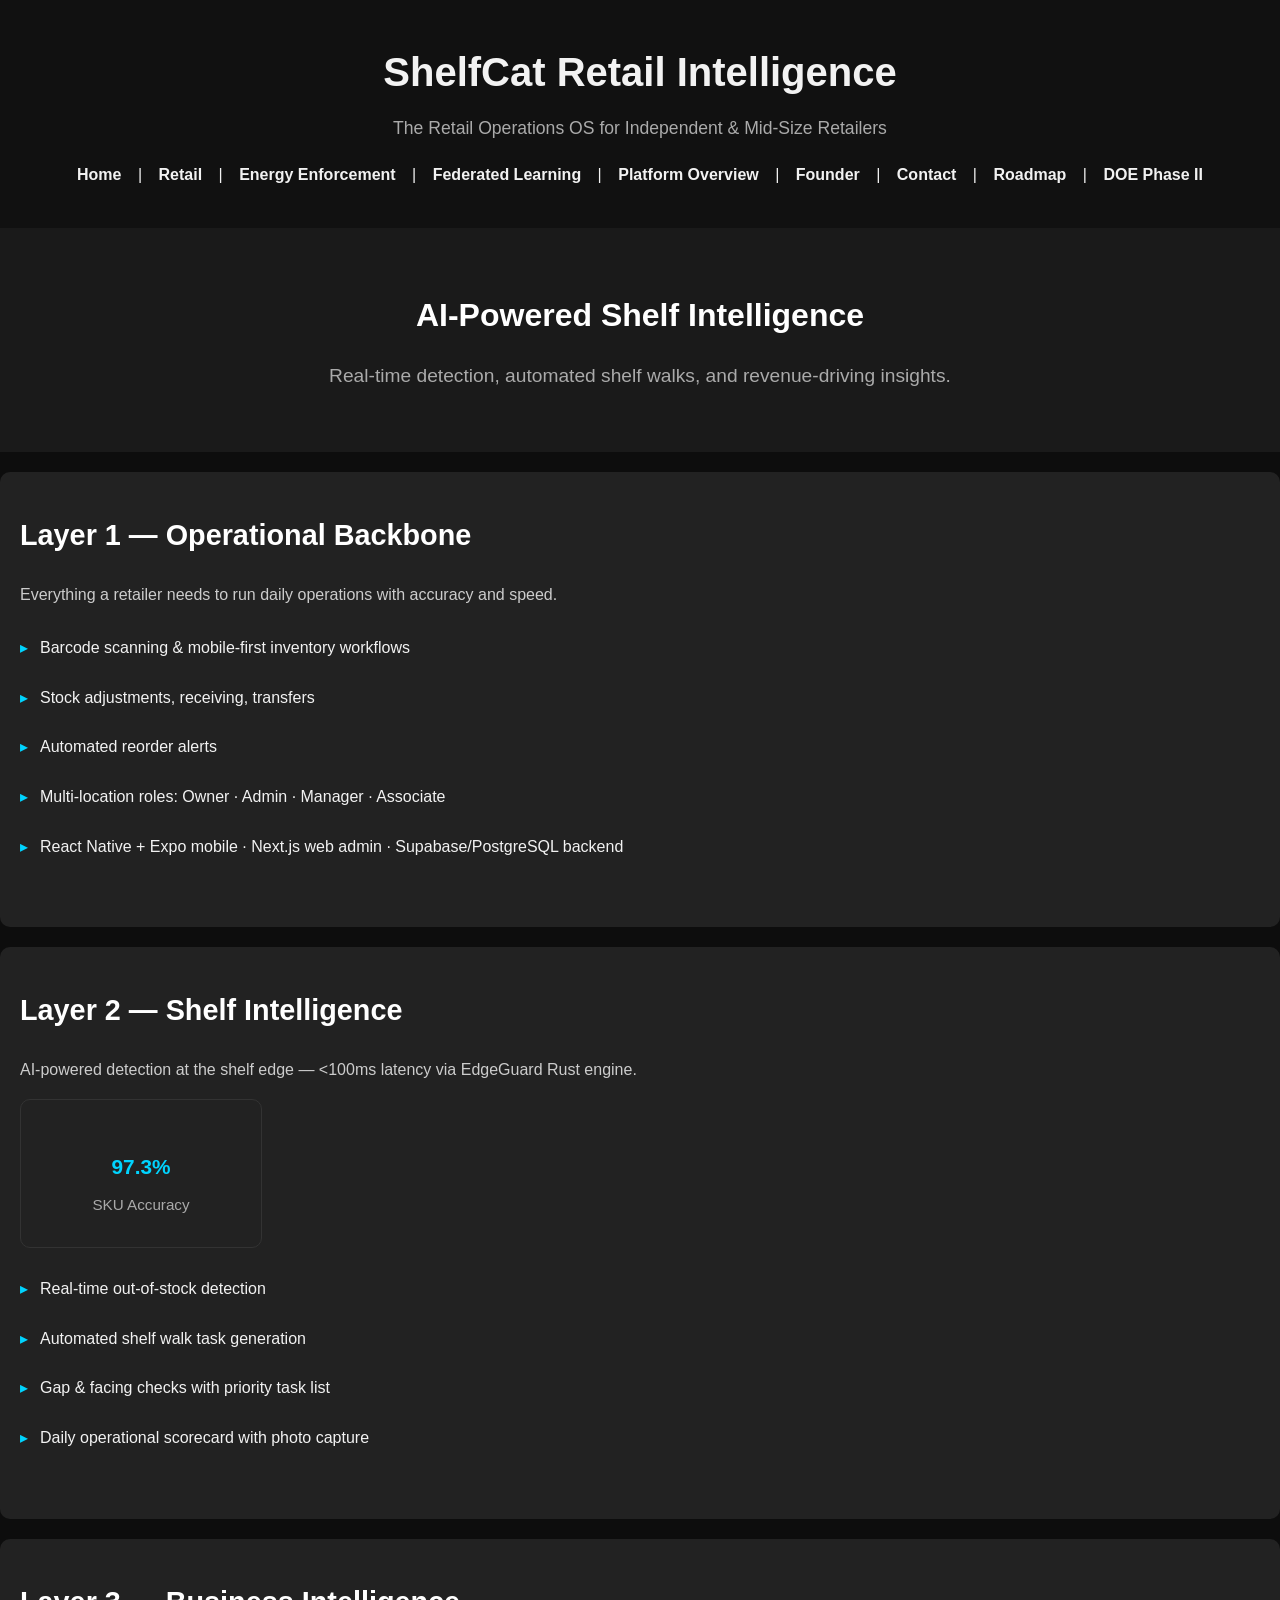
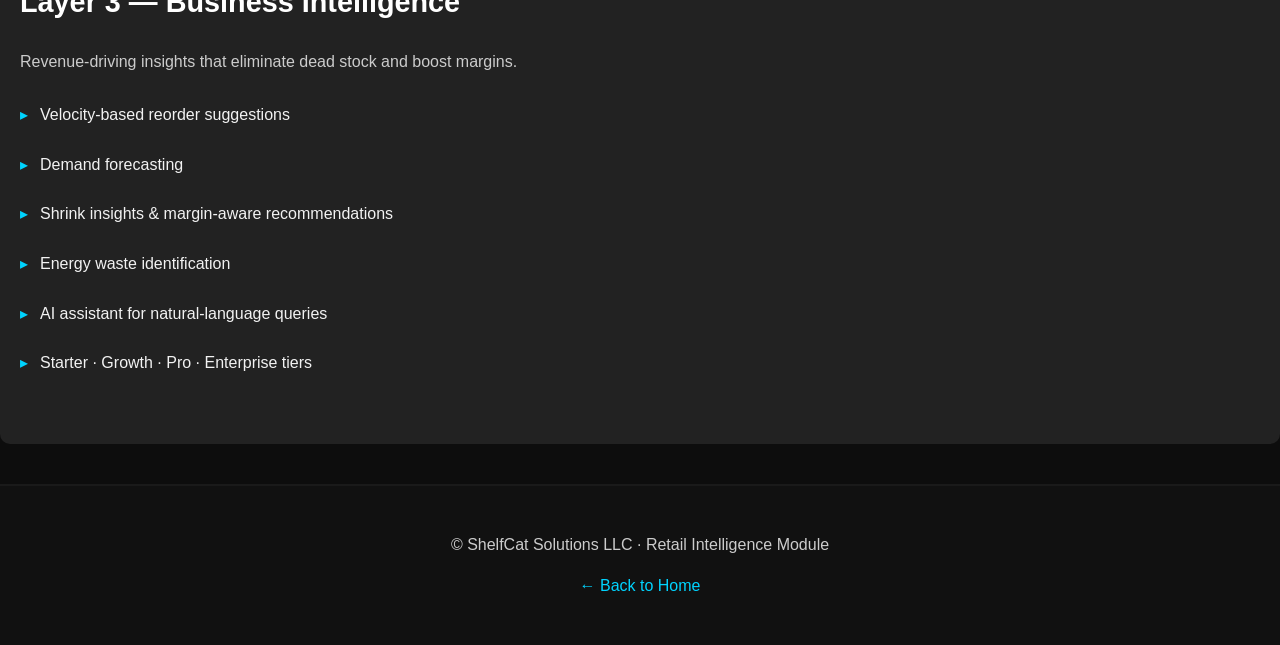
<file: retail.html>
<!DOCTYPE html>
<html lang="en">
<head>
    <meta charset="UTF-8">
    <meta name="viewport" content="width=device-width, initial-scale=1.0">
    <title>ShelfCat Retail Intelligence</title>
    <link rel="stylesheet" href="style.css">
</head>

<body>

<header>
    <h1>ShelfCat Retail Intelligence</h1>
    <p>The Retail Operations OS for Independent & Mid-Size Retailers</p>

    <nav>
        <a href="index.html">Home</a> |
        <a href="retail.html">Retail</a> |
        <a href="energy.html">Energy Enforcement</a> |
        <a href="federated.html">Federated Learning</a> |
        <a href="platform.html">Platform Overview</a> |
        <a href="founder.html">Founder</a> |
        <a href="contact.html">Contact</a> |
        <a href="roadmap.html">Roadmap</a> |
        <a href="doe-phase2.html">DOE Phase II</a>
    </nav>
</header>

<section class="hero">
    <h2>AI-Powered Shelf Intelligence</h2>
    <p>Real-time detection, automated shelf walks, and revenue-driving insights.</p>
</section>

<section class="retail-section">
    <h2>Layer 1 — Operational Backbone</h2>
    <p>Everything a retailer needs to run daily operations with accuracy and speed.</p>

    <ul>
        <li>Barcode scanning & mobile-first inventory workflows</li>
        <li>Stock adjustments, receiving, transfers</li>
        <li>Automated reorder alerts</li>
        <li>Multi-location roles: Owner · Admin · Manager · Associate</li>
        <li>React Native + Expo mobile · Next.js web admin · Supabase/PostgreSQL backend</li>
    </ul>
</section>

<section class="retail-section">
    <h2>Layer 2 — Shelf Intelligence</h2>
    <p>AI-powered detection at the shelf edge — <100ms latency via EdgeGuard Rust engine.</p>

    <div class="metric-box">
        <h3>97.3%</h3>
        <p>SKU Accuracy</p>
    </div>

    <ul>
        <li>Real-time out-of-stock detection</li>
        <li>Automated shelf walk task generation</li>
        <li>Gap & facing checks with priority task list</li>
        <li>Daily operational scorecard with photo capture</li>
    </ul>
</section>

<section class="retail-section">
    <h2>Layer 3 — Business Intelligence</h2>
    <p>Revenue-driving insights that eliminate dead stock and boost margins.</p>

    <ul>
        <li>Velocity-based reorder suggestions</li>
        <li>Demand forecasting</li>
        <li>Shrink insights & margin-aware recommendations</li>
        <li>Energy waste identification</li>
        <li>AI assistant for natural-language queries</li>
        <li>Starter · Growth · Pro · Enterprise tiers</li>
    </ul>
</section>

<section class="footer">
    <p>© ShelfCat Solutions LLC · Retail Intelligence Module</p>
    <p><a href="index.html">← Back to Home</a></p>
</section>

<script src="script.js"></script>
</body>
</html>
</file>
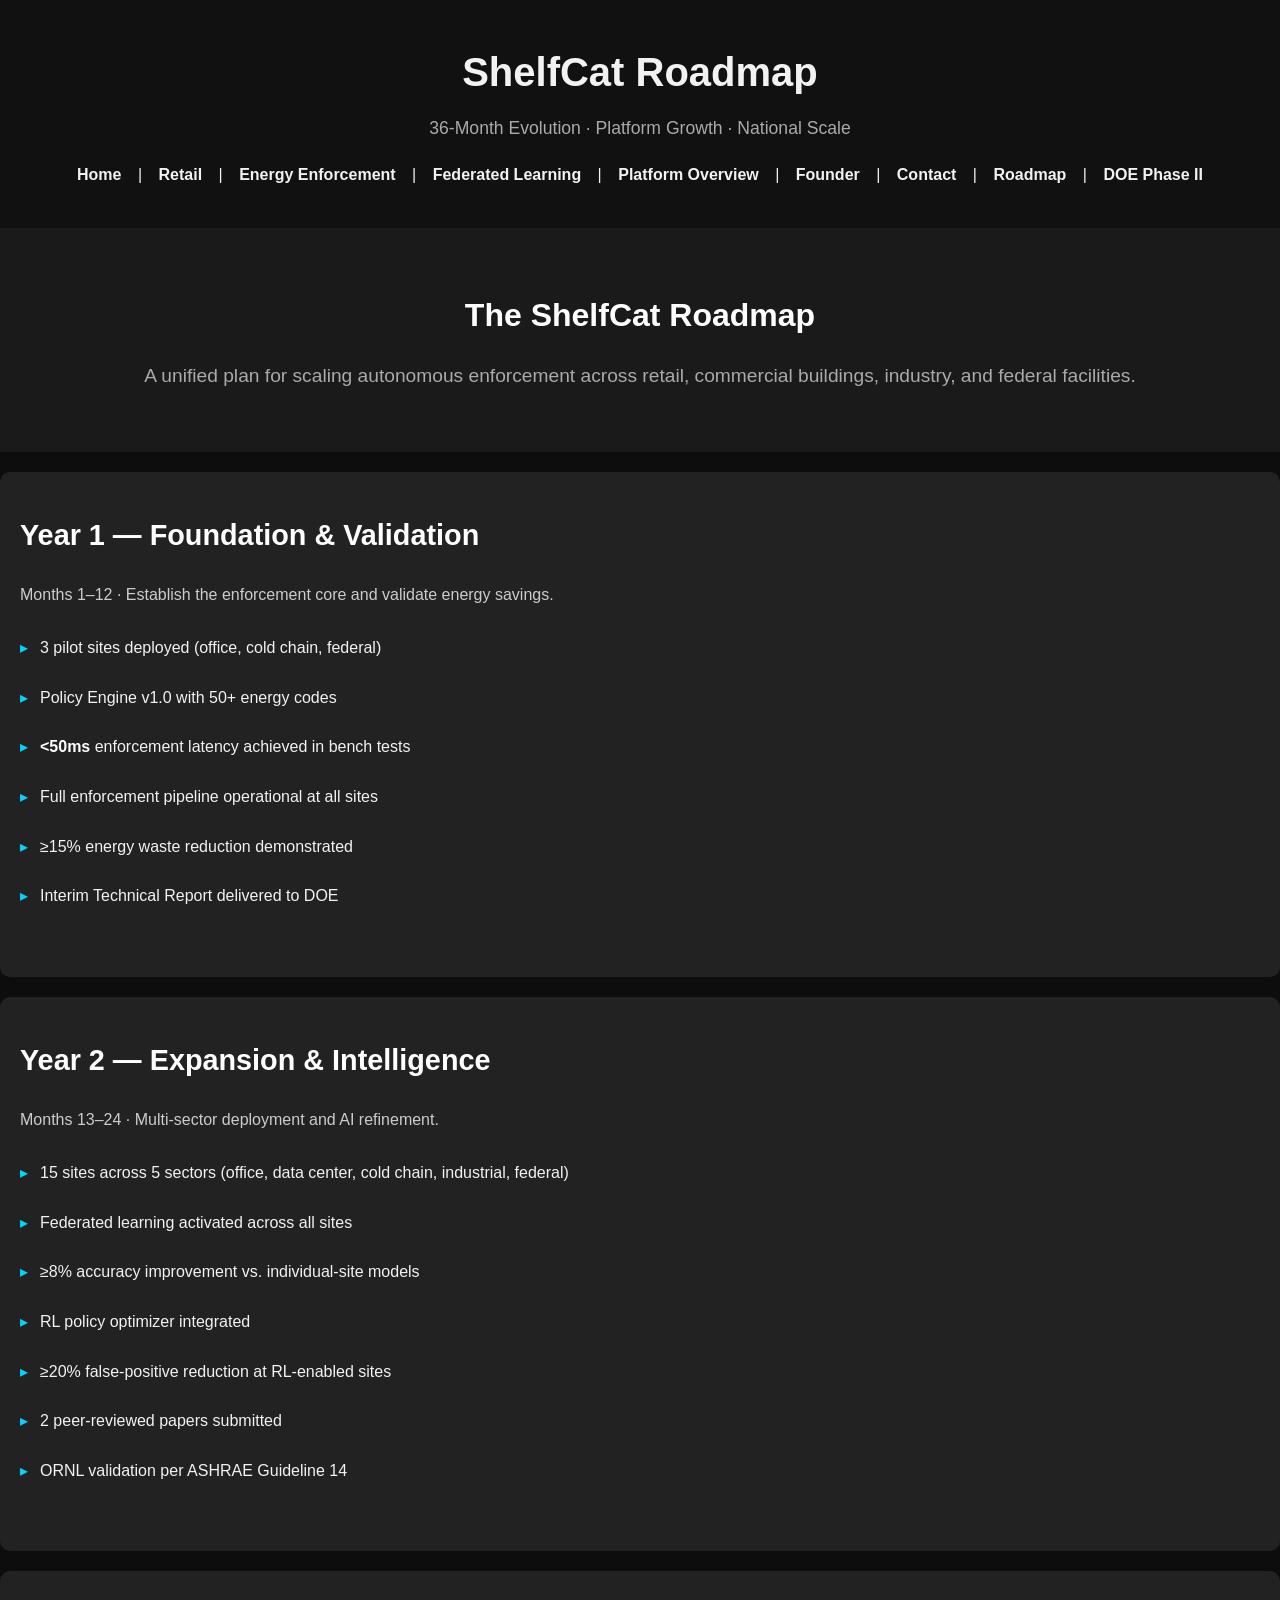
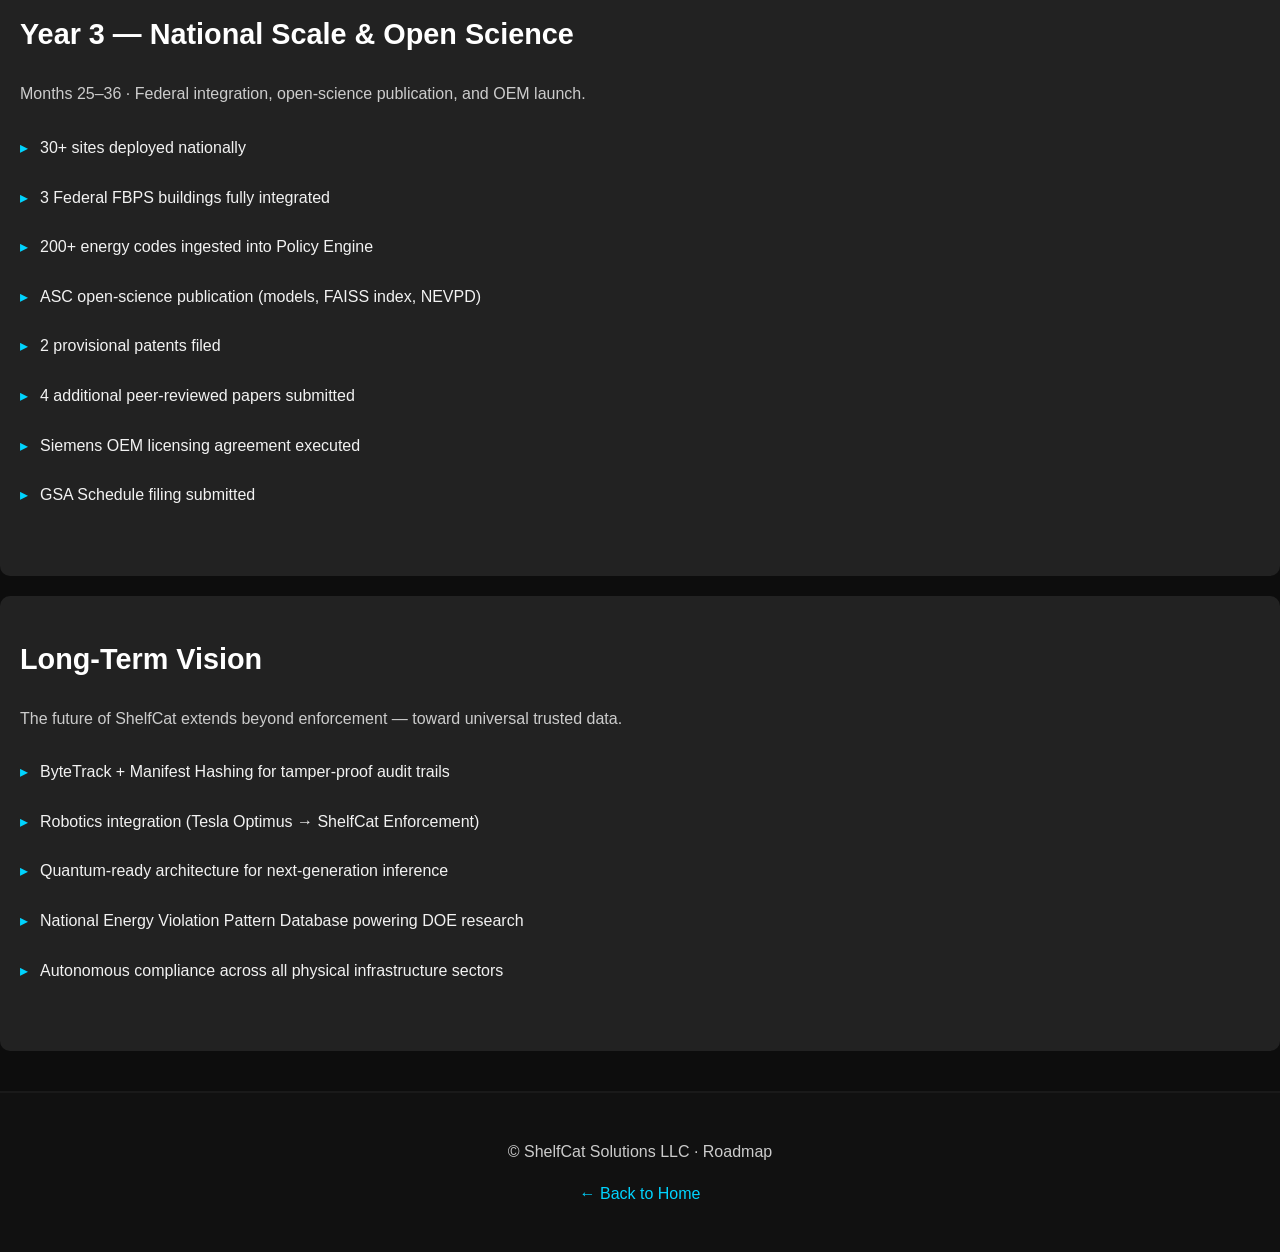
<file: roadmap.html>
<!DOCTYPE html>
<html lang="en">
<head>
    <meta charset="UTF-8">
    <meta name="viewport" content="width=device-width, initial-scale=1.0">
    <title>ShelfCat Roadmap</title>
    <link rel="stylesheet" href="style.css">
</head>

<body>

<header>
    <h1>ShelfCat Roadmap</h1>
    <p>36-Month Evolution · Platform Growth · National Scale</p>

    <nav>
        <a href="index.html">Home</a> |
        <a href="retail.html">Retail</a> |
        <a href="energy.html">Energy Enforcement</a> |
        <a href="federated.html">Federated Learning</a> |
        <a href="platform.html">Platform Overview</a> |
        <a href="founder.html">Founder</a> |
        <a href="contact.html">Contact</a> |
        <a href="roadmap.html">Roadmap</a> |
        <a href="doe-phase2.html">DOE Phase II</a>
    </nav>
</header>

<section class="hero">
    <h2>The ShelfCat Roadmap</h2>
    <p>A unified plan for scaling autonomous enforcement across retail, commercial buildings, industry, and federal facilities.</p>
</section>

<section class="roadmap-section">
    <h2>Year 1 — Foundation & Validation</h2>
    <p>Months 1–12 · Establish the enforcement core and validate energy savings.</p>

    <ul>
        <li>3 pilot sites deployed (office, cold chain, federal)</li>
        <li>Policy Engine v1.0 with 50+ energy codes</li>
        <li><strong>&lt;50ms</strong> enforcement latency achieved in bench tests</li>
        <li>Full enforcement pipeline operational at all sites</li>
        <li>≥15% energy waste reduction demonstrated</li>
        <li>Interim Technical Report delivered to DOE</li>
    </ul>
</section>

<section class="roadmap-section">
    <h2>Year 2 — Expansion & Intelligence</h2>
    <p>Months 13–24 · Multi-sector deployment and AI refinement.</p>

    <ul>
        <li>15 sites across 5 sectors (office, data center, cold chain, industrial, federal)</li>
        <li>Federated learning activated across all sites</li>
        <li>≥8% accuracy improvement vs. individual-site models</li>
        <li>RL policy optimizer integrated</li>
        <li>≥20% false-positive reduction at RL-enabled sites</li>
        <li>2 peer-reviewed papers submitted</li>
        <li>ORNL validation per ASHRAE Guideline 14</li>
    </ul>
</section>

<section class="roadmap-section">
    <h2>Year 3 — National Scale & Open Science</h2>
    <p>Months 25–36 · Federal integration, open-science publication, and OEM launch.</p>

    <ul>
        <li>30+ sites deployed nationally</li>
        <li>3 Federal FBPS buildings fully integrated</li>
        <li>200+ energy codes ingested into Policy Engine</li>
        <li>ASC open-science publication (models, FAISS index, NEVPD)</li>
        <li>2 provisional patents filed</li>
        <li>4 additional peer-reviewed papers submitted</li>
        <li>Siemens OEM licensing agreement executed</li>
        <li>GSA Schedule filing submitted</li>
    </ul>
</section>

<section class="roadmap-section">
    <h2>Long-Term Vision</h2>
    <p>The future of ShelfCat extends beyond enforcement — toward universal trusted data.</p>

    <ul>
        <li>ByteTrack + Manifest Hashing for tamper-proof audit trails</li>
        <li>Robotics integration (Tesla Optimus → ShelfCat Enforcement)</li>
        <li>Quantum-ready architecture for next-generation inference</li>
        <li>National Energy Violation Pattern Database powering DOE research</li>
        <li>Autonomous compliance across all physical infrastructure sectors</li>
    </ul>
</section>

<section class="footer">
    <p>© ShelfCat Solutions LLC · Roadmap</p>
    <p><a href="index.html">← Back to Home</a></p>
</section>

<script src="script.js"></script>
</body>
</html>
</file>
<file: style.css>
body {
    margin: 0;
    font-family: Arial, sans-serif;
    background: #0d0d0d;
    color: #f2f2f2;
    line-height: 1.6;
}

header {
    text-align: center;
    padding: 40px 20px;
    background: #111;
    border-bottom: 2px solid #1a1a1a;
}

header h1 {
    margin: 0 0 10px 0;
    font-size: 2.5em;
}

header p {
    margin: 0 0 20px 0;
    font-size: 1.1em;
    color: #aaa;
}

nav {
    margin-top: 20px;
    flex-wrap: wrap;
}

nav a {
    color: #f2f2f2;
    margin: 0 12px;
    text-decoration: none;
    font-weight: bold;
    display: inline-block;
}

nav a:hover {
    color: #00d4ff;
    text-decoration: underline;
}

.hero {
    text-align: center;
    padding: 60px 20px;
    background: #1a1a1a;
}

.hero h2 {
    font-size: 2em;
    margin: 0 0 20px 0;
}

.hero p {
    font-size: 1.2em;
    color: #aaa;
    margin: 0;
}

.metrics {
    display: flex;
    justify-content: center;
    gap: 20px;
    padding: 40px;
    flex-wrap: wrap;
}

.metric-box {
    background: #222;
    padding: 30px 20px;
    border-radius: 10px;
    width: 200px;
    text-align: center;
    border: 1px solid #333;
}

.metric-box h3 {
    font-size: 2em;
    margin: 0 0 10px 0;
    color: #00d4ff;
}

.metric-box p {
    margin: 0;
    color: #aaa;
    font-size: 0.95em;
}

.module-grid {
    display: flex;
    justify-content: center;
    gap: 20px;
    padding: 40px;
    flex-wrap: wrap;
}

.module-card {
    background: #222;
    padding: 30px;
    border-radius: 10px;
    width: 280px;
    text-align: center;
    color: #f2f2f2;
    text-decoration: none;
    transition: 0.2s ease;
    border: 1px solid #333;
    display: block;
}

.module-card:hover {
    background: #333;
    transform: scale(1.03);
    border-color: #00d4ff;
}

.module-card h3 {
    margin: 0 0 15px 0;
    font-size: 1.5em;
    color: #00d4ff;
}

.module-card p {
    margin: 0;
    color: #aaa;
    font-size: 0.95em;
}

.architecture, .energy, .federated, .retail-section, .energy-section, .fed-section, .platform-section, .founder-section, .contact-section, .roadmap-section, .doe-section {
    padding: 40px 20px;
    background: #1a1a1a;
    margin-top: 20px;
}

.architecture h2, .energy h2, .federated h2, .retail-section h2, .energy-section h2, .fed-section h2, .platform-section h2, .founder-section h2, .contact-section h2, .roadmap-section h2, .doe-section h2 {
    font-size: 1.8em;
    margin-top: 0;
}

.architecture h3, .energy h3, .federated h3, .retail-section h3, .energy-section h3, .fed-section h3, .platform-section h3, .founder-section h3, .contact-section h3, .roadmap-section h3, .doe-section h3 {
    font-size: 1.3em;
    margin-top: 20px;
}

.architecture ul, .federated ul, .retail-section ul, .energy-section ul, .fed-section ul, .platform-section ul, .founder-section ul, .contact-section ul, .roadmap-section ul, .doe-section ul {
    list-style: none;
    padding: 0;
}

.architecture li, .federated li, .retail-section li, .energy-section li, .fed-section li, .platform-section li, .founder-section li, .contact-section li, .roadmap-section li, .doe-section li {
    padding: 12px 0;
    padding-left: 20px;
    position: relative;
}

.architecture li:before, .federated li:before, .retail-section li:before, .energy-section li:before, .fed-section li:before, .platform-section li:before, .founder-section li:before, .contact-section li:before, .roadmap-section li:before, .doe-section li:before {
    content: "▸";
    position: absolute;
    left: 0;
    color: #00d4ff;
}

.retail-section {
    background: #222;
    border-radius: 10px;
}

.energy-section {
    background: #222;
    border-radius: 10px;
}

.fed-section {
    background: #222;
    border-radius: 10px;
}

.platform-section {
    background: #222;
    border-radius: 10px;
}

.founder-section {
    background: #222;
    border-radius: 10px;
}

.contact-section {
    background: #222;
    border-radius: 10px;
}

.roadmap-section {
    background: #222;
    border-radius: 10px;
}

.doe-section {
    background: #222;
    border-radius: 10px;
}

.footer {
    text-align: center;
    padding: 30px 20px;
    background: #111;
    margin-top: 40px;
    border-top: 2px solid #1a1a1a;
    color: #aaa;
}

.footer a {
    color: #00d4ff;
    text-decoration: none;
}

.footer a:hover {
    text-decoration: underline;
}

h2 {
    color: #ffffff;
}

h3 {
    color: #ffffff;
}

p {
    color: #cccccc;
}

strong {
    color: #ffffff;
}

@media (max-width: 768px) {
    .metrics, .module-grid {
        flex-direction: column;
        align-items: center;
    }
    
    .metric-box, .module-card {
        width: 100%;
        max-width: 300px;
    }
    
    header h1 {
        font-size: 1.8em;
    }
    
    .hero h2 {
        font-size: 1.4em;
    }
    
    nav a {
        display: block;
        margin: 8px 0;
    }
}
</file>
